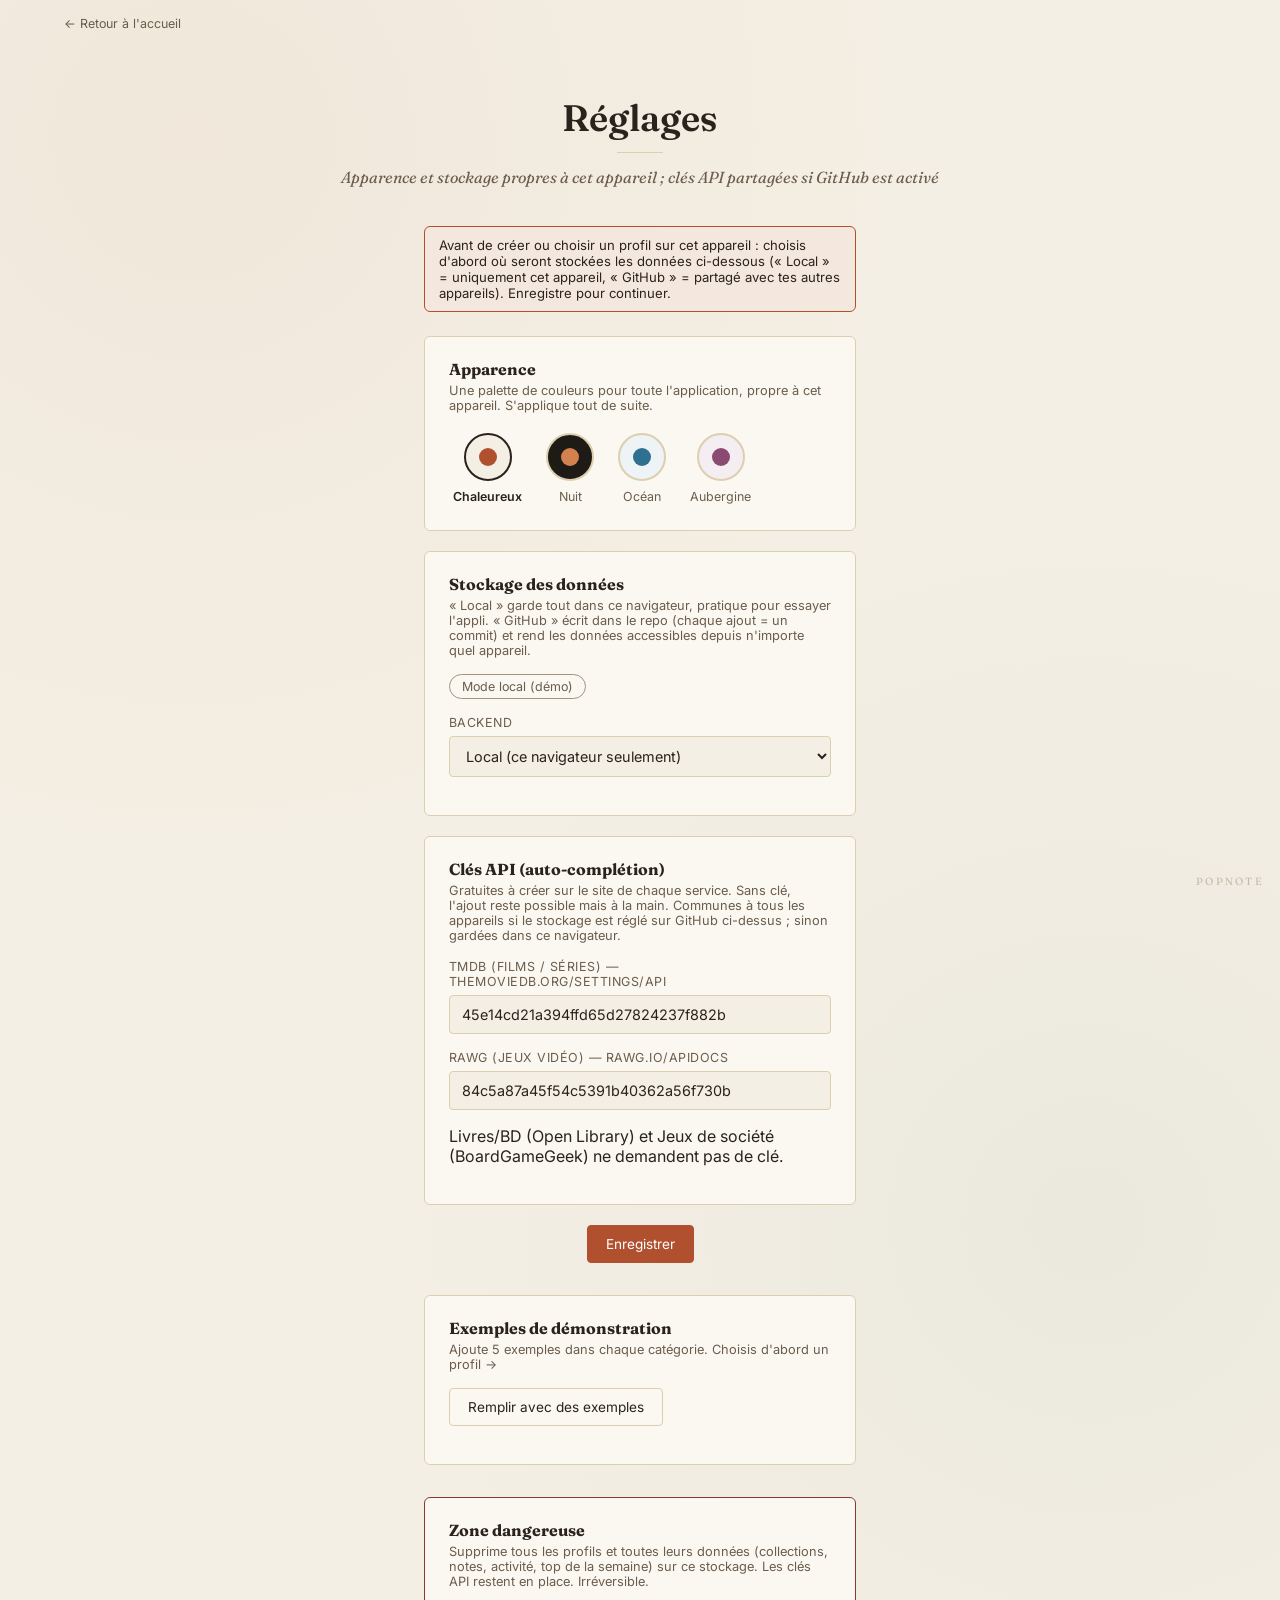
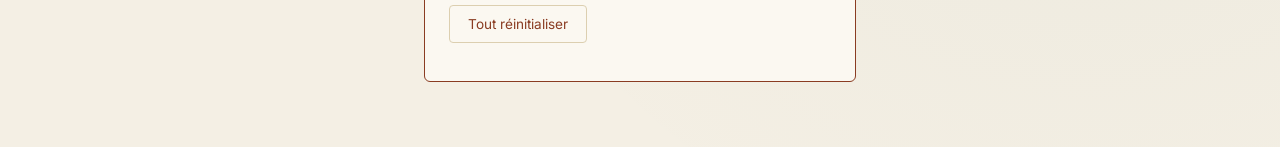
<file: index.html>
<!DOCTYPE html>
<html lang="fr">
<head>
<meta charset="UTF-8">
<script>(function(){try{var c=JSON.parse(localStorage.getItem("bibliotheque.config"));var t=c&&c.theme;if(t)document.documentElement.setAttribute("data-theme",t);}catch(e){}})();</script>
<meta name="viewport" content="width=device-width, initial-scale=1.0">
<title>PopNote</title>
<link rel="manifest" href="manifest.json">
<link rel="icon" href="icons/icon.svg" type="image/svg+xml">
<link rel="apple-touch-icon" href="icons/icon-180.png">
<meta name="apple-mobile-web-app-capable" content="yes">
<meta name="apple-mobile-web-app-title" content="PopNote">
<meta name="theme-color" content="#f4efe4">
<link rel="stylesheet" href="css/site.css">
</head>
<body class="screen">

<header class="screen-header">
  <div class="monogram">P</div>
  <h1 id="appTitle"></h1>
  <div class="rule"></div>
  <p>Qui utilise l'appli ?</p>
</header>

<main class="screen-main">
  <div class="dup-notice" id="profilesError" style="display:none;">
    <span></span>
    <a class="btn" href="reglages.html">Réglages</a>
  </div>
  <div class="profile-grid" id="profileGrid"></div>
</main>

<footer class="screen-footer">PopNote</footer>

<!-- Modale : création de profil, en deux étapes (identité, puis code PIN) -->
<div class="modal-backdrop" id="newProfileBackdrop">
  <div class="modal">
    <button class="modal-close" id="newProfileClose">&times;</button>

    <form id="newProfileForm">
      <h2>Nouveau profil</h2>
      <div class="field">
        <label for="pName">Prénom</label>
        <input type="text" id="pName" required maxlength="24" placeholder="Ex. Thibaud">
      </div>
      <div class="field">
        <label>Avatar</label>
        <div class="avatar-picker" id="pIconPicker"></div>
      </div>
      <div class="field">
        <label>Couleur</label>
        <div class="search-results" id="pColorPicker"></div>
      </div>
      <div class="modal-actions">
        <span></span>
        <div class="right">
          <button type="button" class="btn" id="newProfileCancel">Annuler</button>
          <button type="submit" class="btn btn-primary">Suivant</button>
        </div>
      </div>
    </form>

    <div id="profilePinStep" class="pin-modal" style="display:none;">
      <div class="pin-avatar" id="newPinAvatar"></div>
      <h2 id="newPinTitle">Choisis un code PIN</h2>
      <p class="pin-sub" id="newPinSub">Il sera redemandé pour ouvrir ce profil sur un nouvel appareil.</p>
      <div class="pin-dots" id="newPinDots">
        <span></span><span></span><span></span><span></span>
      </div>
      <p class="pin-error" id="newPinError">&nbsp;</p>
      <div class="pin-keypad" id="newPinKeypad"></div>
      <button type="button" class="btn" id="profileBackBtn" style="margin-top:18px;">&larr; Retour</button>
    </div>
  </div>
</div>

<!-- Modale : déverrouillage d'un profil (code PIN) -->
<div class="modal-backdrop" id="pinBackdrop">
  <div class="modal pin-modal">
    <button class="modal-close" id="pinModalClose">&times;</button>
    <div class="pin-avatar" id="pinAvatar"></div>
    <h2 id="pinProfileName"></h2>
    <p class="pin-sub">Entre le code PIN de ce profil</p>
    <div class="pin-dots" id="pinDots">
      <span></span><span></span><span></span><span></span>
    </div>
    <p class="pin-error" id="pinError">&nbsp;</p>
    <div class="pin-keypad" id="pinKeypad"></div>
  </div>
</div>

<script src="js/utils.js?v=1"></script>
<script src="js/store.js?v=1"></script>
<script src="js/profiles.js?v=1"></script>
<script src="js/categories-config.js?v=1"></script>
<script src="js/popculture-avatars.js?v=1"></script>
<script src="js/api-adapters.js?v=1"></script>
<script src="js/page-profils.js?v=1"></script>
</body>
</html>
</file>
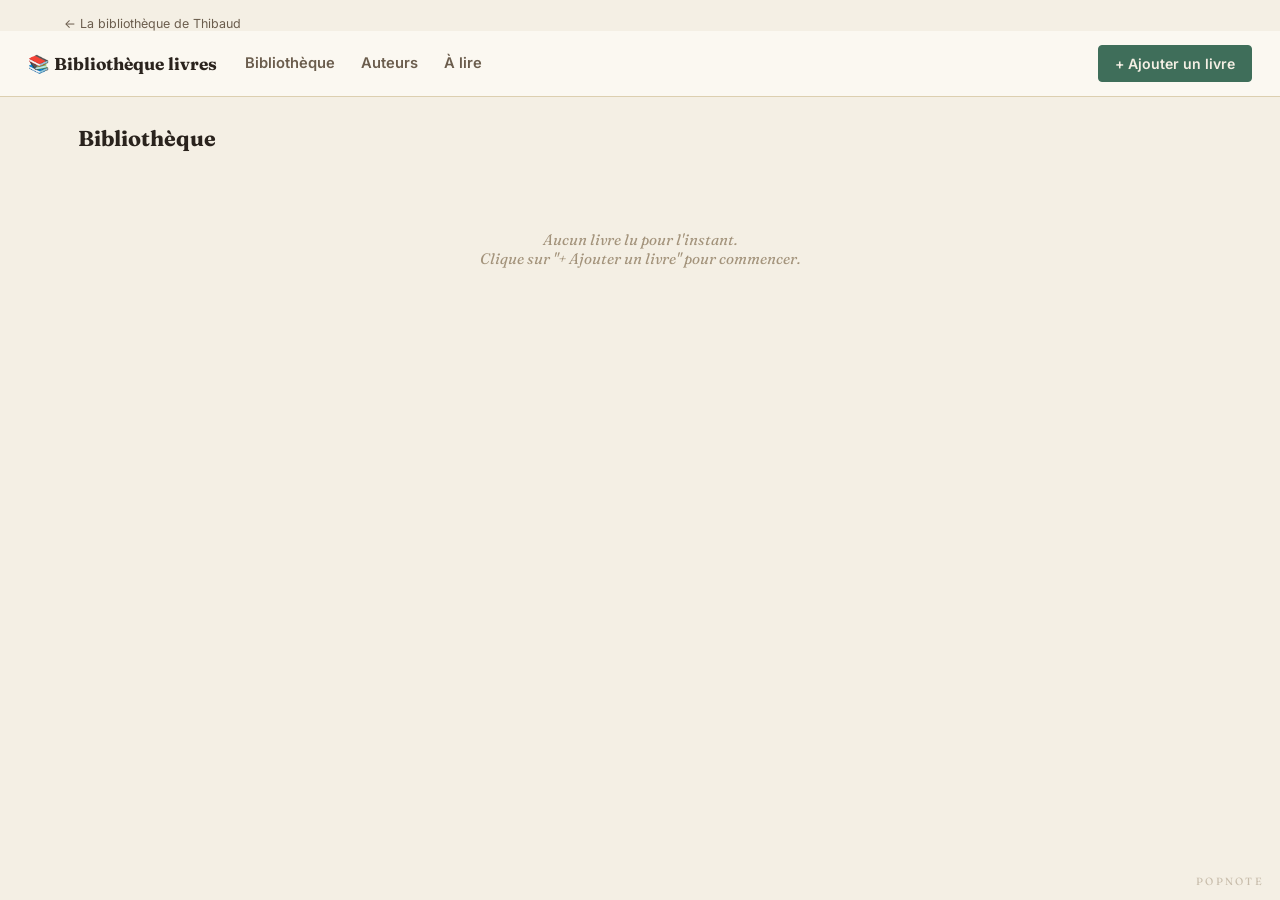
<file: livres/index.html>
<!doctype html>
<html lang="fr">
<head>
<meta charset="UTF-8" />
<script>(function(){try{var c=JSON.parse(localStorage.getItem("bibliotheque.config"));var t=c&&c.theme;if(t)document.documentElement.setAttribute("data-theme",t);}catch(e){}})();</script>
<meta name="viewport" content="width=device-width, initial-scale=1.0" />
<title>Bibliothèque livres — La bibliothèque de Thibaud</title>
<link rel="stylesheet" href="../css/site.css" />
<link rel="stylesheet" href="style.css" />
</head>
<body>

<div class="crumb"><a class="home-link" href="../index.html">← La bibliothèque de Thibaud</a></div>
<header class="topbar">
  <div class="brand" data-nav="home">📚 Bibliothèque livres</div>
  <nav class="nav">
    <a href="#home" data-nav="home">Bibliothèque</a>
    <a href="#authors" data-nav="authors">Auteurs</a>
    <a href="#alire" data-nav="alire">À lire</a>
  </nav>
  <button class="btn btn-primary" id="addBookBtn">+ Ajouter un livre</button>
</header>

<main id="app"></main>

<!-- Book detail lightbox (read-only, visual) -->
<div class="book-lightbox" id="bookLightbox">
  <button class="bl-close" id="bookLightboxClose" aria-label="Fermer">&times;</button>
  <div class="book-lightbox-inner">
    <div class="book-lightbox-cover" id="blCoverWrap"></div>
    <div class="book-lightbox-info">
      <h2 id="blTitle"></h2>
      <p class="bl-author" id="blAuthor"></p>
      <div class="bl-meta">
        <span class="bl-stars" id="blStars"></span>
        <span class="bl-year" id="blYear"></span>
      </div>
      <p class="bl-date" id="blDateRead"></p>
      <div class="bl-section" id="blSummarySection">
        <h3>Résumé</h3>
        <p class="bl-text" id="blSummary"></p>
      </div>
      <div class="bl-section" id="blNotesSection">
        <h3>Mon avis</h3>
        <p class="bl-text" id="blNotes"></p>
      </div>
      <button type="button" class="bl-edit-btn" id="blEditBtn">Éditer ce livre</button>
    </div>
  </div>
</div>

<!-- Modal for add/edit book -->
<div class="modal-backdrop" id="modalBackdrop">
  <div class="modal">
    <button class="modal-close" id="modalClose">&times;</button>
    <h2 id="modalTitle">Ajouter un livre</h2>
    <form id="bookForm">
      <input type="hidden" id="bookId" />

      <div class="field-row">
        <div class="field">
          <label>Titre</label>
          <input type="text" id="fTitle" required />
        </div>
        <div class="field">
          <label>Auteur</label>
          <input type="text" id="fAuthor" required />
        </div>
      </div>

      <div class="field">
        <label>Couverture</label>
        <div class="field-with-btn">
          <input type="url" id="fCover" placeholder="Remplie auto depuis Open Library, ou colle une URL" />
          <button type="button" class="btn" id="fCoverSearchBtn">🔍</button>
        </div>
        <div class="cover-preview" id="fCoverPreview"></div>
        <input type="hidden" id="fYear" />
      </div>

      <div class="field">
        <label>Statut</label>
        <div class="segmented">
          <button type="button" class="seg-btn active" data-status="read">Lu</button>
          <button type="button" class="seg-btn" data-status="wishlist">À lire</button>
        </div>
        <input type="hidden" id="fStatus" value="read" />
      </div>

      <div id="readFields">
        <div class="field-row">
          <div class="field">
            <label>Note</label>
            <div class="stars-input" id="fRatingStars"></div>
            <input type="hidden" id="fRating" value="0" />
          </div>
          <div class="field">
            <label>Lu le</label>
            <input type="date" id="fDateRead" />
          </div>
        </div>

        <div class="field">
          <label>Résumé de l'histoire</label>
          <textarea id="fSummary" rows="3" placeholder="Résumé sans spoiler, pour te rafraîchir la mémoire..."></textarea>
        </div>

        <div class="field">
          <label>Notes personnelles</label>
          <textarea id="fNotes" rows="4" placeholder="Ton ressenti, tes réflexions, ce qui t'a marqué..."></textarea>
        </div>
      </div>

      <div class="modal-actions">
        <button type="button" class="btn btn-danger" id="deleteBookBtn" style="display:none;">Supprimer</button>
        <div class="spacer"></div>
        <button type="button" class="btn" id="cancelBtn">Annuler</button>
        <button type="submit" class="btn btn-primary">Enregistrer</button>
      </div>
    </form>
  </div>
</div>

<!-- Modal for author bio edit -->
<div class="modal-backdrop" id="authorModalBackdrop">
  <div class="modal">
    <button class="modal-close" id="authorModalClose">&times;</button>
    <h2>Éditer l'auteur</h2>
    <form id="authorForm">
      <input type="hidden" id="aName" />
      <div class="field">
        <label>Photo</label>
        <div class="field-with-btn">
          <input type="url" id="aPhoto" placeholder="Remplie auto depuis Open Library, ou colle une URL" />
          <button type="button" class="btn" id="aPhotoSearchBtn" title="Rechercher photo + bio sur Open Library">🔍</button>
        </div>
        <div class="cover-preview round" id="aPhotoPreview"></div>
      </div>
      <div class="field">
        <label>Présentation de l'auteur</label>
        <textarea id="aBio" rows="6" placeholder="Quelques mots sur l'auteur, sa biographie, son style..."></textarea>
      </div>
      <div class="modal-actions">
        <div class="spacer"></div>
        <button type="button" class="btn" id="authorCancelBtn">Annuler</button>
        <button type="submit" class="btn btn-primary">Enregistrer</button>
      </div>
    </form>
  </div>
</div>

<script src="app.js?v=5"></script>
<script src="../js/app-brand.js?v=1"></script>
</body>
</html>
</file>
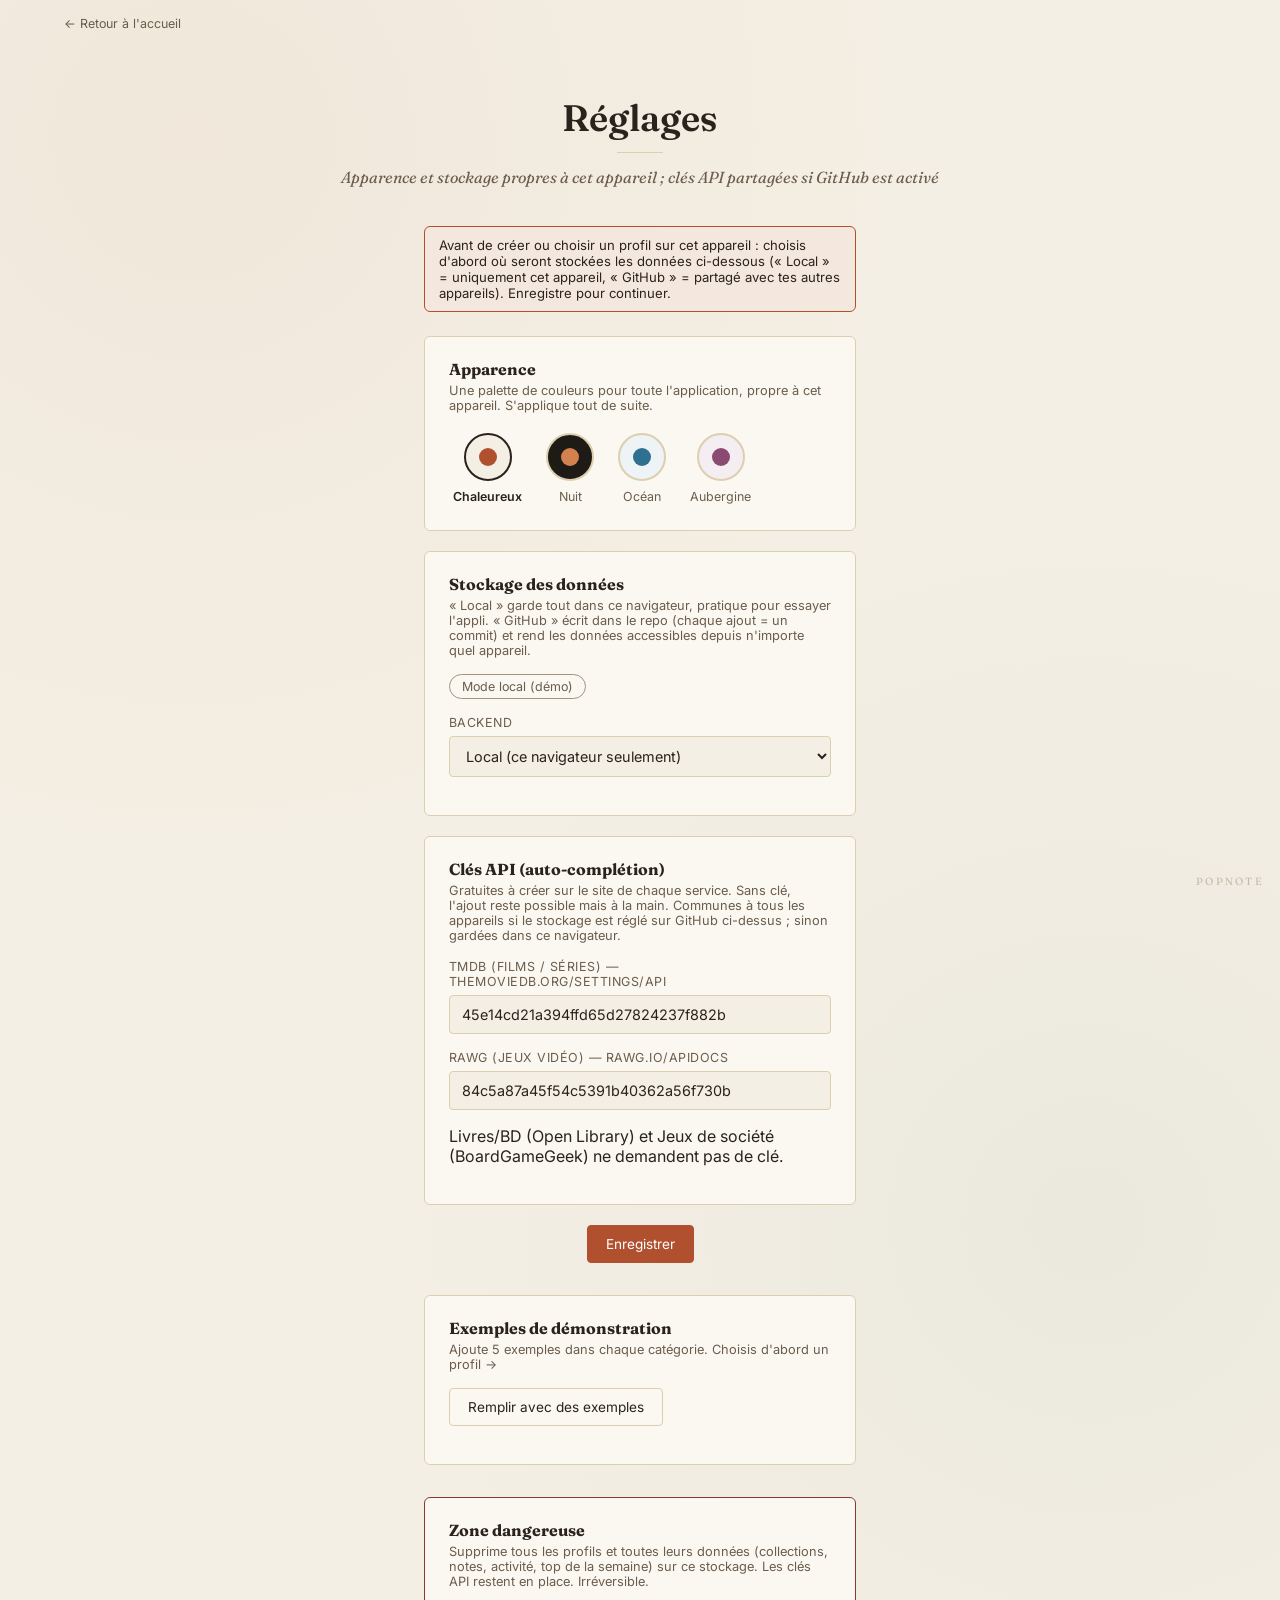
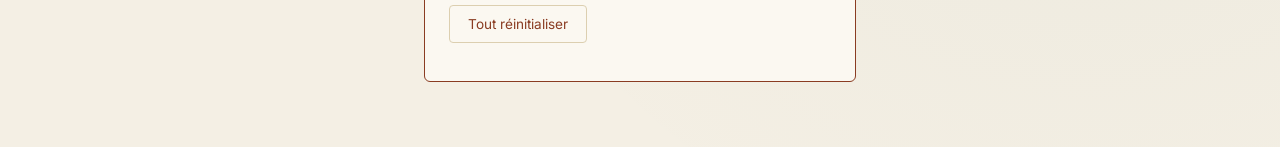
<file: collection.html>
<!DOCTYPE html>
<html lang="fr">
<head>
<meta charset="UTF-8">
<script>(function(){try{var c=JSON.parse(localStorage.getItem("bibliotheque.config"));var t=c&&c.theme;if(t)document.documentElement.setAttribute("data-theme",t);}catch(e){}})();</script>
<meta name="viewport" content="width=device-width, initial-scale=1.0">
<title id="pageTitle">Collection</title>
<link rel="manifest" href="manifest.json">
<link rel="icon" href="icons/icon.svg" type="image/svg+xml">
<link rel="apple-touch-icon" href="icons/icon-180.png">
<meta name="apple-mobile-web-app-capable" content="yes">
<meta name="apple-mobile-web-app-title" content="PopNote">
<meta name="theme-color" content="#f4efe4">
<link rel="stylesheet" href="css/site.css">
</head>
<body>

<div class="crumb">
  <a class="home-link" href="hub.html">&larr; Retour à l'accueil</a>
  <span class="profile-pill" id="profilePill"></span>
</div>

<main class="screen-main" style="max-width:1000px;">
  <div class="cat-title-row">
    <h1 class="section-title" id="catTitle"></h1>
    <div class="search-box">
      <svg class="search-box-icon" viewBox="0 0 24 24" fill="none" xmlns="http://www.w3.org/2000/svg"><circle cx="11" cy="11" r="7" stroke="currentColor" stroke-width="2"/><path d="M20 20l-4.3-4.3" stroke="currentColor" stroke-width="2" stroke-linecap="round"/></svg>
      <input type="text" id="searchBox" class="search-input" placeholder="Rechercher…">
    </div>
    <button class="btn btn-primary" id="addBtn">+ Ajouter</button>
  </div>
  <div class="stat-cards" id="catStats"></div>
  <div class="cat-sort" id="catSort">
    <button type="button" class="cat-sort-btn active" data-sort="recent">Récent</button>
    <button type="button" class="cat-sort-btn" data-sort="alpha">Alphabétique</button>
    <button type="button" class="cat-sort-btn" data-sort="note">Mieux noté</button>
  </div>
  <button type="button" class="cover-backfill-link" id="coverBackfillBtn" style="display:none;"></button>

  <div id="content"><p class="empty-state">Chargement…</p></div>
</main>

<!-- Fiche détail : carte cinématique — visuel plein cadre à gauche avec titre
     en incrustation, infos à droite (reprend la proposition envoyée en preview) -->
<div class="fiche-overlay" id="ficheOverlay">
  <div class="fiche-panel">
    <div class="fiche-top-actions">
      <button type="button" class="fiche-icon-btn" id="ficheCoeurBtn" aria-label="Coup de cœur" title="Coup de cœur"></button>
      <button type="button" class="fiche-icon-btn" id="ficheEditBtn" aria-label="Éditer" title="Éditer"></button>
      <button type="button" class="fiche-icon-btn" id="ficheClose" aria-label="Fermer">&times;</button>
    </div>
    <div class="fiche-cover-wrap">
      <div class="fiche-cover" id="ficheCover"></div>
      <div class="fiche-cover-overlay">
        <h1 id="ficheTitre"></h1>
        <p class="sub" id="ficheSub"></p>
      </div>
    </div>
    <div class="fiche-panel-body">
      <div id="ficheNote"></div>
      <p class="fiche-date" id="ficheDate"></p>
      <p class="fiche-avis" id="ficheAvis"></p>
      <div class="fiche-visuels" id="ficheVisuels"></div>
      <div id="ficheFields"></div>
    </div>
    <p class="fiche-brand">PopNote</p>
  </div>
</div>

<!-- Modale ajout / édition -->
<div class="modal-backdrop" id="itemBackdrop">
  <div class="modal" style="max-width:560px;">
    <button class="modal-close" id="itemModalClose">&times;</button>
    <h2 id="itemModalTitle">Ajouter</h2>
    <form id="itemForm">
      <input type="hidden" id="fCatalogueId">
      <input type="hidden" id="fExternalId">

      <div class="field" style="position:relative;">
        <label id="fTitleLabel">Titre</label>
        <input type="text" id="fTitle" required autocomplete="off">
        <div class="search-dropdown" id="searchDropdown"></div>
        <p class="hint">Tape au moins 2 lettres : les résultats les plus probables apparaissent juste en dessous.</p>
      </div>

      <div class="dup-notice" id="dupNotice">
        <span id="dupNoticeText"></span>
        <button type="button" class="btn" id="dupNoticeViewBtn">Voir la fiche</button>
      </div>

      <div class="field">
        <label>Visuel</label>
        <div class="cover-preview-wrap">
          <div class="cover-preview" id="fImagePreview"></div>
          <button type="button" class="heart-toggle" id="fCoeurBtn" aria-label="Coup de cœur" title="Coup de cœur"></button>
          <input type="hidden" id="fCoeur" value="0">
        </div>
        <input type="text" id="fImage" placeholder="URL de l'image (ou choisis un résultat ci-dessus)">
      </div>

      <div class="field">
        <label for="fAnnee">Année</label>
        <input type="text" id="fAnnee" placeholder="ex. 2024">
      </div>

      <div id="catalogueExtraFields"></div>

      <hr style="border:none;border-top:1px solid var(--line);margin:20px 0;">

      <div id="profilFields"></div>

      <div class="modal-actions">
        <button type="button" class="btn btn-danger" id="deleteItemBtn" style="display:none;">Supprimer</button>
        <div class="right">
          <button type="button" class="btn" id="itemCancelBtn">Annuler</button>
          <button type="submit" class="btn btn-primary">Enregistrer</button>
        </div>
      </div>
    </form>
  </div>
</div>

<script src="js/utils.js?v=1"></script>
<script src="js/store.js?v=1"></script>
<script src="js/profiles.js?v=1"></script>
<script src="js/categories-config.js?v=1"></script>
<script src="js/category-icons.js?v=1"></script>
<script src="js/popculture-avatars.js?v=1"></script>
<script src="js/api-adapters.js?v=1"></script>
<script src="js/page-collection.js?v=1"></script>
<script src="js/app-brand.js?v=1"></script>
</body>
</html>
</file>
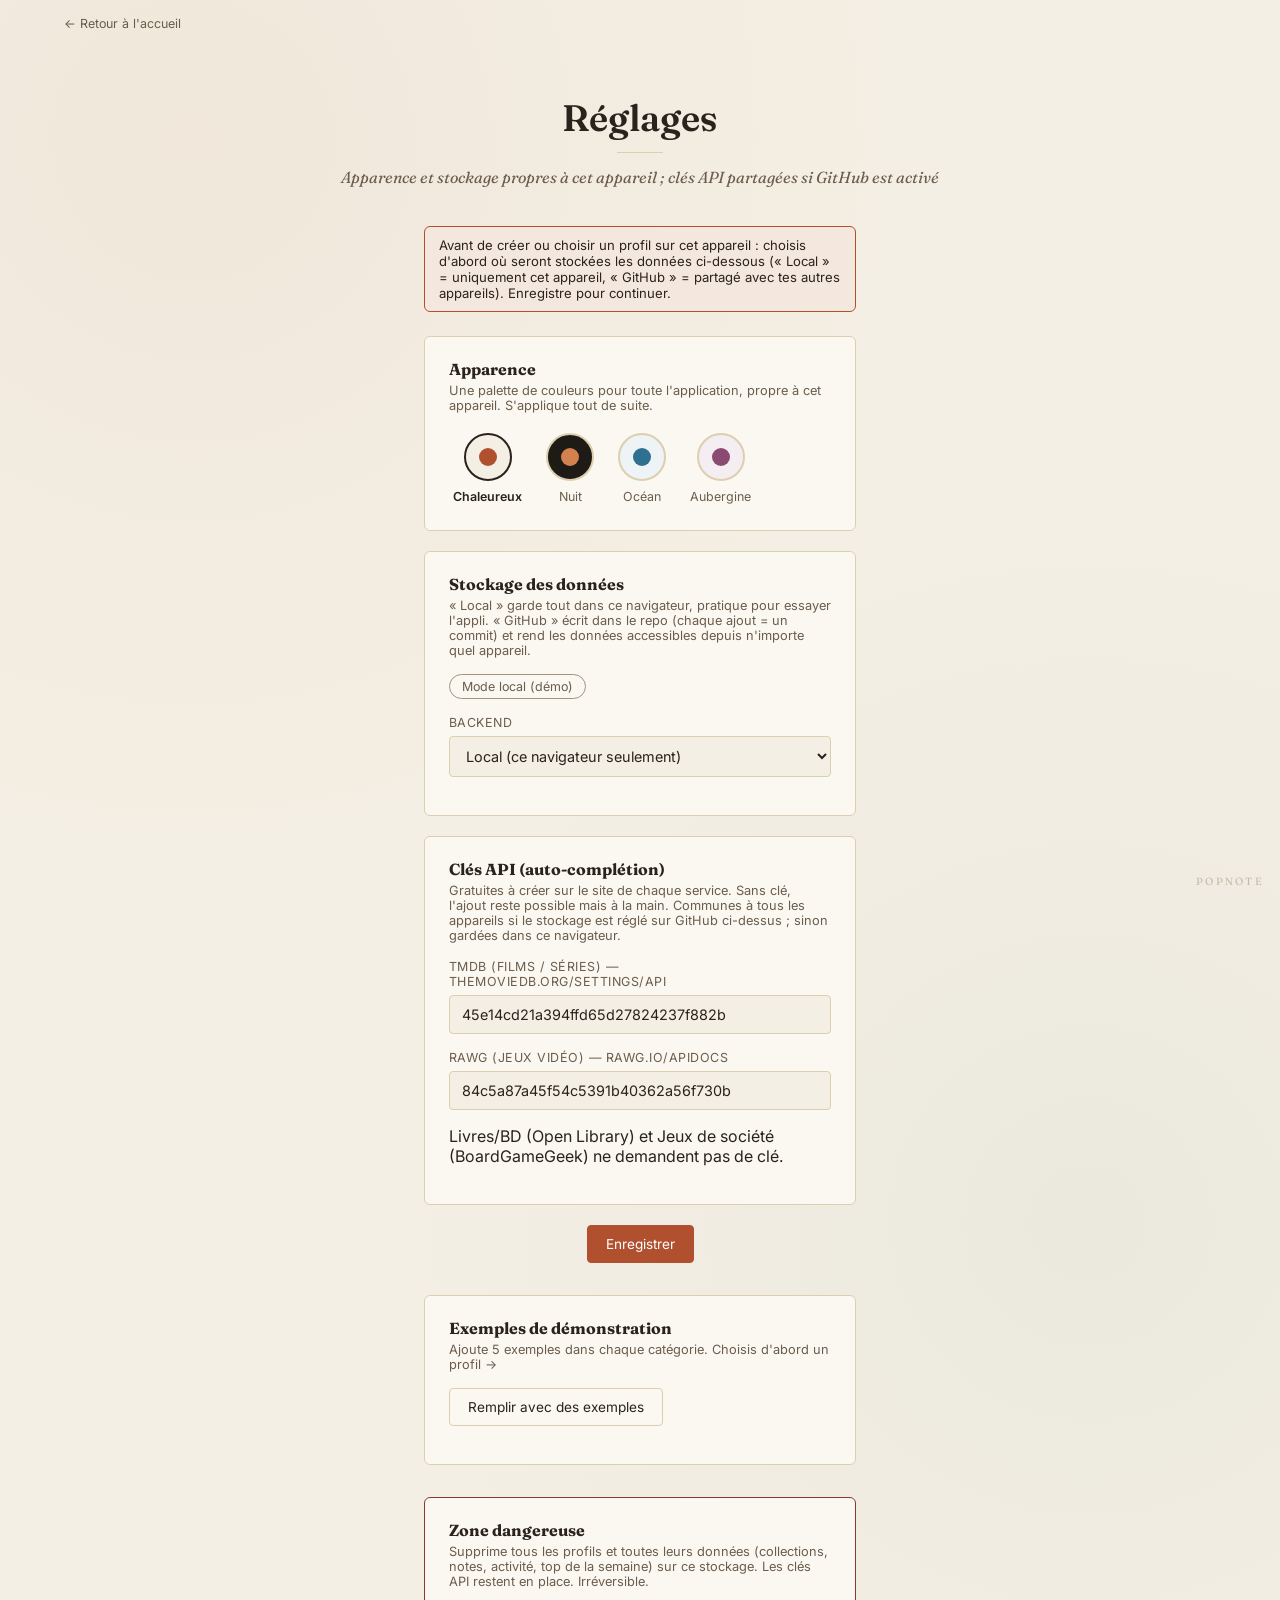
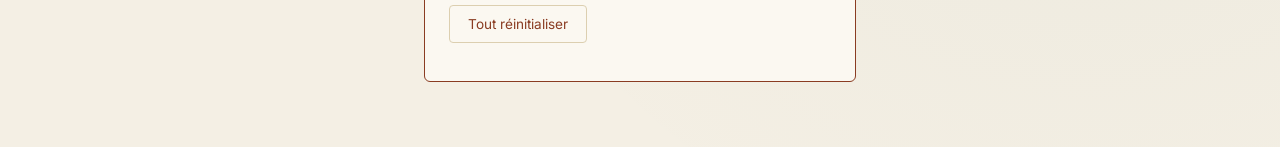
<file: favoris.html>
<!DOCTYPE html>
<html lang="fr">
<head>
<meta charset="UTF-8">
<script>(function(){try{var c=JSON.parse(localStorage.getItem("bibliotheque.config"));var t=c&&c.theme;if(t)document.documentElement.setAttribute("data-theme",t);}catch(e){}})();</script>
<meta name="viewport" content="width=device-width, initial-scale=1.0">
<title>Coup de cœur — PopNote</title>
<link rel="manifest" href="manifest.json">
<link rel="icon" href="icons/icon.svg" type="image/svg+xml">
<link rel="apple-touch-icon" href="icons/icon-180.png">
<meta name="apple-mobile-web-app-capable" content="yes">
<meta name="apple-mobile-web-app-title" content="PopNote">
<meta name="theme-color" content="#f4efe4">
<link rel="stylesheet" href="css/site.css">
</head>
<body>

<div class="crumb">
  <a class="home-link" href="hub.html">&larr; Retour à l'accueil</a>
  <span class="profile-pill" id="profilePill"></span>
</div>

<main class="screen-main" style="max-width:1000px;">
  <h1 class="section-title" id="catTitle"></h1>
  <p class="section-sub">Toutes les œuvres marquées coup de cœur, toutes catégories confondues.</p>

  <div id="content"><p class="empty-state">Chargement…</p></div>
</main>

<script src="js/utils.js?v=1"></script>
<script src="js/store.js?v=1"></script>
<script src="js/profiles.js?v=1"></script>
<script src="js/categories-config.js?v=1"></script>
<script src="js/category-icons.js?v=1"></script>
<script src="js/popculture-avatars.js?v=1"></script>
<script src="js/page-favoris.js?v=1"></script>
<script src="js/app-brand.js?v=1"></script>
</body>
</html>
</file>
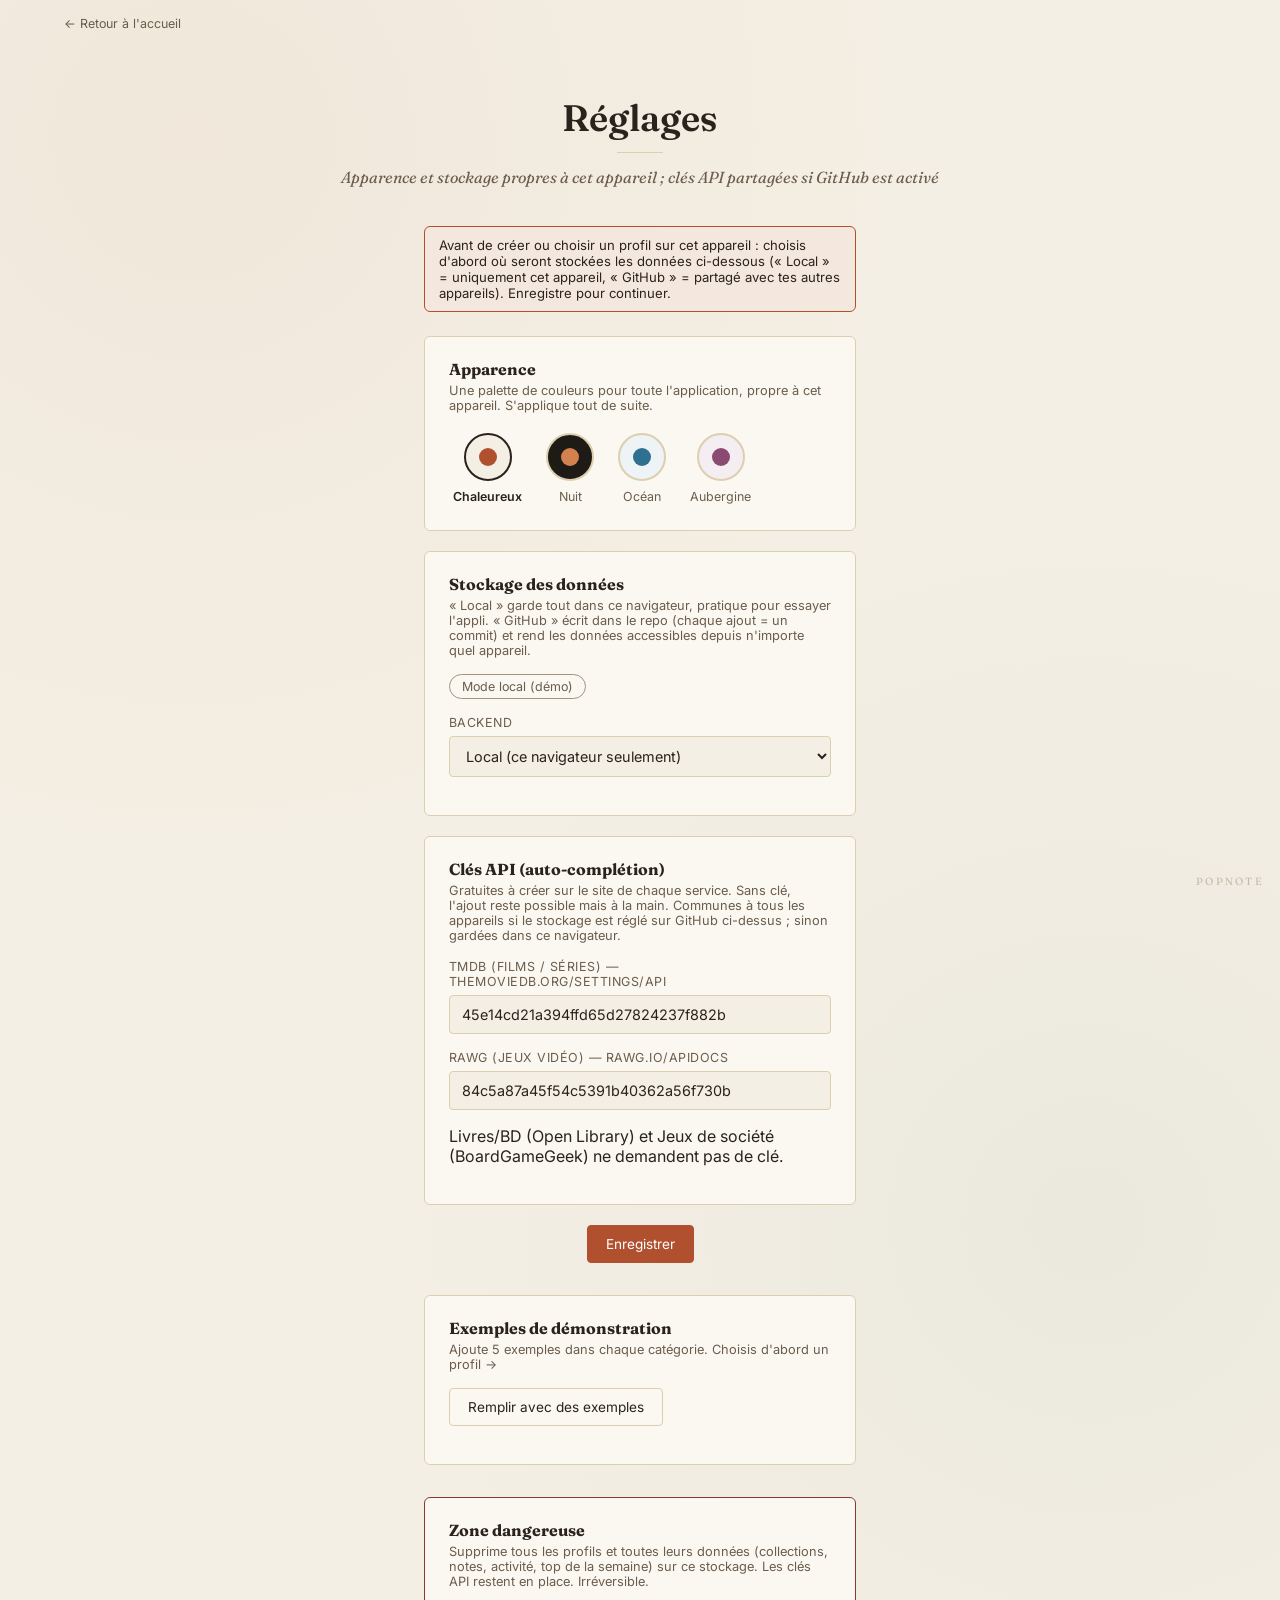
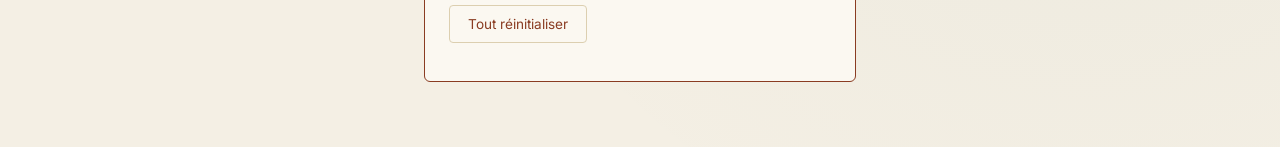
<file: hub.html>
<!DOCTYPE html>
<html lang="fr">
<head>
<meta charset="UTF-8">
<script>(function(){try{var c=JSON.parse(localStorage.getItem("bibliotheque.config"));var t=c&&c.theme;if(t)document.documentElement.setAttribute("data-theme",t);}catch(e){}})();</script>
<meta name="viewport" content="width=device-width, initial-scale=1.0">
<title>PopNote — Accueil</title>
<link rel="manifest" href="manifest.json">
<link rel="icon" href="icons/icon.svg" type="image/svg+xml">
<link rel="apple-touch-icon" href="icons/icon-180.png">
<meta name="apple-mobile-web-app-capable" content="yes">
<meta name="apple-mobile-web-app-title" content="PopNote">
<meta name="theme-color" content="#f4efe4">
<link rel="stylesheet" href="css/site.css">
</head>
<body class="screen">

<div class="crumb">
  <a class="home-link" id="switchProfileLink" href="index.html">&larr; Changer de profil</a>
  <div class="crumb-right">
    <a class="profile-pill" href="personnalisation.html" id="profilePill"></a>
    <button type="button" class="crumb-link" id="findFriendsBtn">Trouver des amis<span class="new-friend-badge" id="newFriendBadge" style="display:none;">+</span></button>
    <a class="crumb-link" href="reglages.html">Réglages</a>
  </div>
</div>

<header class="screen-header hub-profile-header">
  <div class="dash-strip">
    <div class="dash-avatar" id="hubProfileAvatar"></div>
    <div class="dash-strip-text">
      <h1 id="hubTitle">PopNote</h1>
      <p class="follower-line" id="followerLine"></p>
    </div>
    <div class="dash-chips">
      <a class="dash-chip dash-chip-link" href="favoris.html"><span class="chip-icon" id="chipCoeurIcon" style="color:#c23b3b;"></span>Coup de cœur</a>
      <a class="dash-chip dash-chip-link" href="kiosque.html"><span class="chip-icon" id="chipKiosqueIcon" style="color:#7a6a3f;"></span>Kiosque</a>
      <div id="dashChips" class="dash-chips-dynamic"></div>
    </div>
    <button type="button" class="dash-add-btn" id="hubAddBtn"><span class="dash-add-plus">+</span> Ajouter</button>
  </div>
</header>

<main class="screen-main" style="max-width:1120px;">
  <div class="dash-row">
    <section class="hub-top-semaine">
      <div class="ts-nav-row" id="tsNavRow"></div>

      <div class="ts-slide active" data-slide="0">
        <div class="top-semaine-head">
          <h2 class="hub-section-title">
            <span class="top-semaine-cat-icon" id="topSemaineCatIcon"></span>
            <span id="topSemaineTitle"></span>
          </h2>
          <p class="top-timer" id="topTimer"></p>
        </div>
        <div id="topWinnerBanner"></div>
        <button type="button" class="propose-slim-btn" id="proposeBtn">+ Proposer le tien</button>
      </div>

      <div class="ts-slide" data-slide="1">
        <div class="top-semaine-head">
          <h2 class="hub-section-title"><span id="friendAvisTitle"></span></h2>
        </div>
        <div id="friendAvisCard"></div>
      </div>

      <div class="ts-slide" data-slide="2">
        <div class="top-semaine-head">
          <h2 class="hub-section-title"><span id="friendCoeurTitle"></span></h2>
        </div>
        <div id="friendCoeurCard"></div>
      </div>
    </section>

    <div class="dash-bento" id="hubGrid"></div>
  </div>

  <section class="hub-activite">
    <h2 class="hub-section-title">Activité récente</h2>
    <div class="activite-list activite-scroll" id="activiteList"><p class="empty-state">Chargement…</p></div>
  </section>
</main>

<!-- Modale : trouver des amis à suivre -->
<div class="modal-backdrop" id="findFriendsBackdrop">
  <div class="modal" style="max-width:420px;">
    <button class="modal-close" id="findFriendsClose">&times;</button>
    <h2>Trouver des amis</h2>
    <div class="field">
      <label for="friendSearch">Nom du profil</label>
      <input type="text" id="friendSearch" autocomplete="off" placeholder="Tape un prénom...">
    </div>
    <div id="friendResults" class="friend-results"></div>
  </div>
</div>

<!-- Modale : ajouter une œuvre (choix de la catégorie) -->
<div class="modal-backdrop" id="addWorkBackdrop">
  <div class="modal" style="max-width:420px;">
    <button class="modal-close" id="addWorkClose">&times;</button>
    <h2>Ajouter une œuvre</h2>
    <div class="add-work-grid" id="addWorkGrid"></div>
  </div>
</div>

<!-- Modale : proposer le top de la semaine -->
<div class="modal-backdrop" id="proposeBackdrop">
  <div class="modal" style="max-width:460px;">
    <button class="modal-close" id="proposeModalClose">&times;</button>
    <h2>Proposer ton top de la semaine</h2>
    <div class="field">
      <label>Catégorie</label>
      <select id="propCat"></select>
    </div>
    <div class="field" style="position:relative;">
      <label for="propTitle">Titre</label>
      <input type="text" id="propTitle" placeholder="Titre..." autocomplete="off">
      <div class="propose-suggestions" id="propSuggestions"></div>
    </div>
    <div class="field propose-extra-field">
      <div class="cover-preview" id="propImagePreview"></div>
      <p class="hint">Si tu as déjà noté cet item dans ta collection, ton avis s'affichera automatiquement — pas besoin de le retaper.</p>
    </div>
    <input type="hidden" id="propImage">
    <input type="hidden" id="propAnnee">
    <input type="hidden" id="propExternalId">
    <div class="modal-actions">
      <span></span>
      <div class="right">
        <button type="button" class="btn" id="proposeCancelBtn">Annuler</button>
        <button type="button" class="btn btn-primary" id="proposeSubmitBtn">Proposer</button>
      </div>
    </div>
  </div>
</div>

<script src="js/utils.js?v=1"></script>
<script src="js/store.js?v=1"></script>
<script src="js/profiles.js?v=1"></script>
<script src="js/categories-config.js?v=1"></script>
<script src="js/category-icons.js?v=1"></script>
<script src="js/popculture-avatars.js?v=1"></script>
<script src="js/api-adapters.js?v=1"></script>
<script src="js/page-hub.js?v=1"></script>
<script src="js/app-brand.js?v=1"></script>
</body>
</html>
</file>
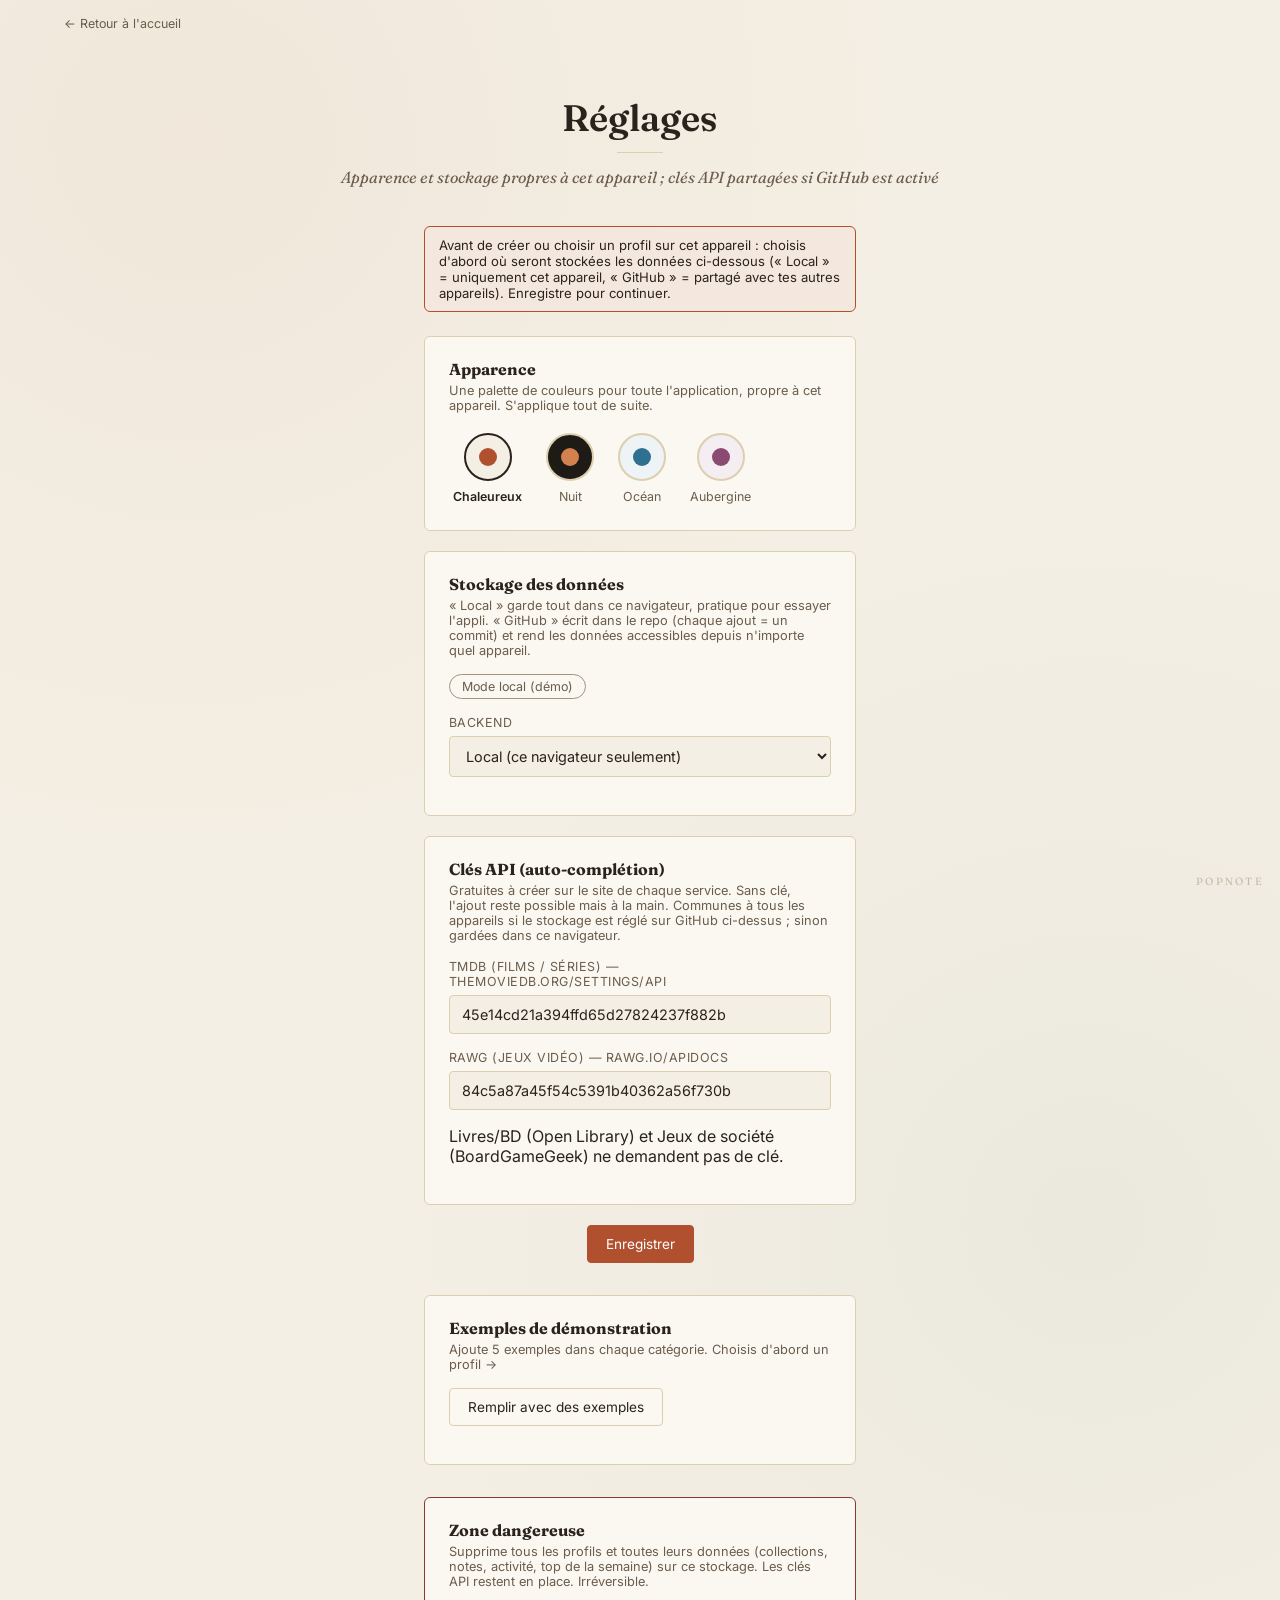
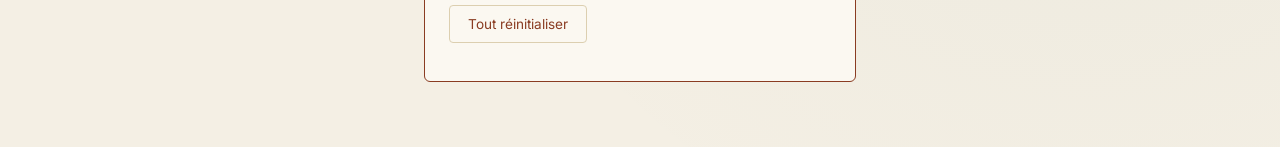
<file: kiosque.html>
<!DOCTYPE html>
<html lang="fr">
<head>
<meta charset="UTF-8">
<script>(function(){try{var c=JSON.parse(localStorage.getItem("bibliotheque.config"));var t=c&&c.theme;if(t)document.documentElement.setAttribute("data-theme",t);}catch(e){}})();</script>
<meta name="viewport" content="width=device-width, initial-scale=1.0">
<title>Kiosque — PopNote</title>
<link rel="manifest" href="manifest.json">
<link rel="icon" href="icons/icon.svg" type="image/svg+xml">
<link rel="apple-touch-icon" href="icons/icon-180.png">
<meta name="apple-mobile-web-app-capable" content="yes">
<meta name="apple-mobile-web-app-title" content="PopNote">
<meta name="theme-color" content="#f4efe4">
<link rel="stylesheet" href="css/site.css">
</head>
<body>

<div class="crumb">
  <a class="home-link" href="hub.html">&larr; Retour à l'accueil</a>
  <span class="profile-pill" id="profilePill"></span>
</div>

<main class="screen-main" style="max-width:760px;">
  <h1 class="section-title" id="catTitle"></h1>
  <p class="section-sub">Ce que tu as mis de côté depuis l'activité récente et le top de la semaine.</p>

  <div class="kiosk-filters" id="kioskFilters"></div>

  <div id="kioskList"><p class="empty-state">Chargement…</p></div>
</main>

<script src="js/utils.js?v=1"></script>
<script src="js/store.js?v=1"></script>
<script src="js/profiles.js?v=1"></script>
<script src="js/categories-config.js?v=1"></script>
<script src="js/category-icons.js?v=1"></script>
<script src="js/popculture-avatars.js?v=1"></script>
<script src="js/page-kiosque.js?v=1"></script>
<script src="js/app-brand.js?v=1"></script>
</body>
</html>
</file>
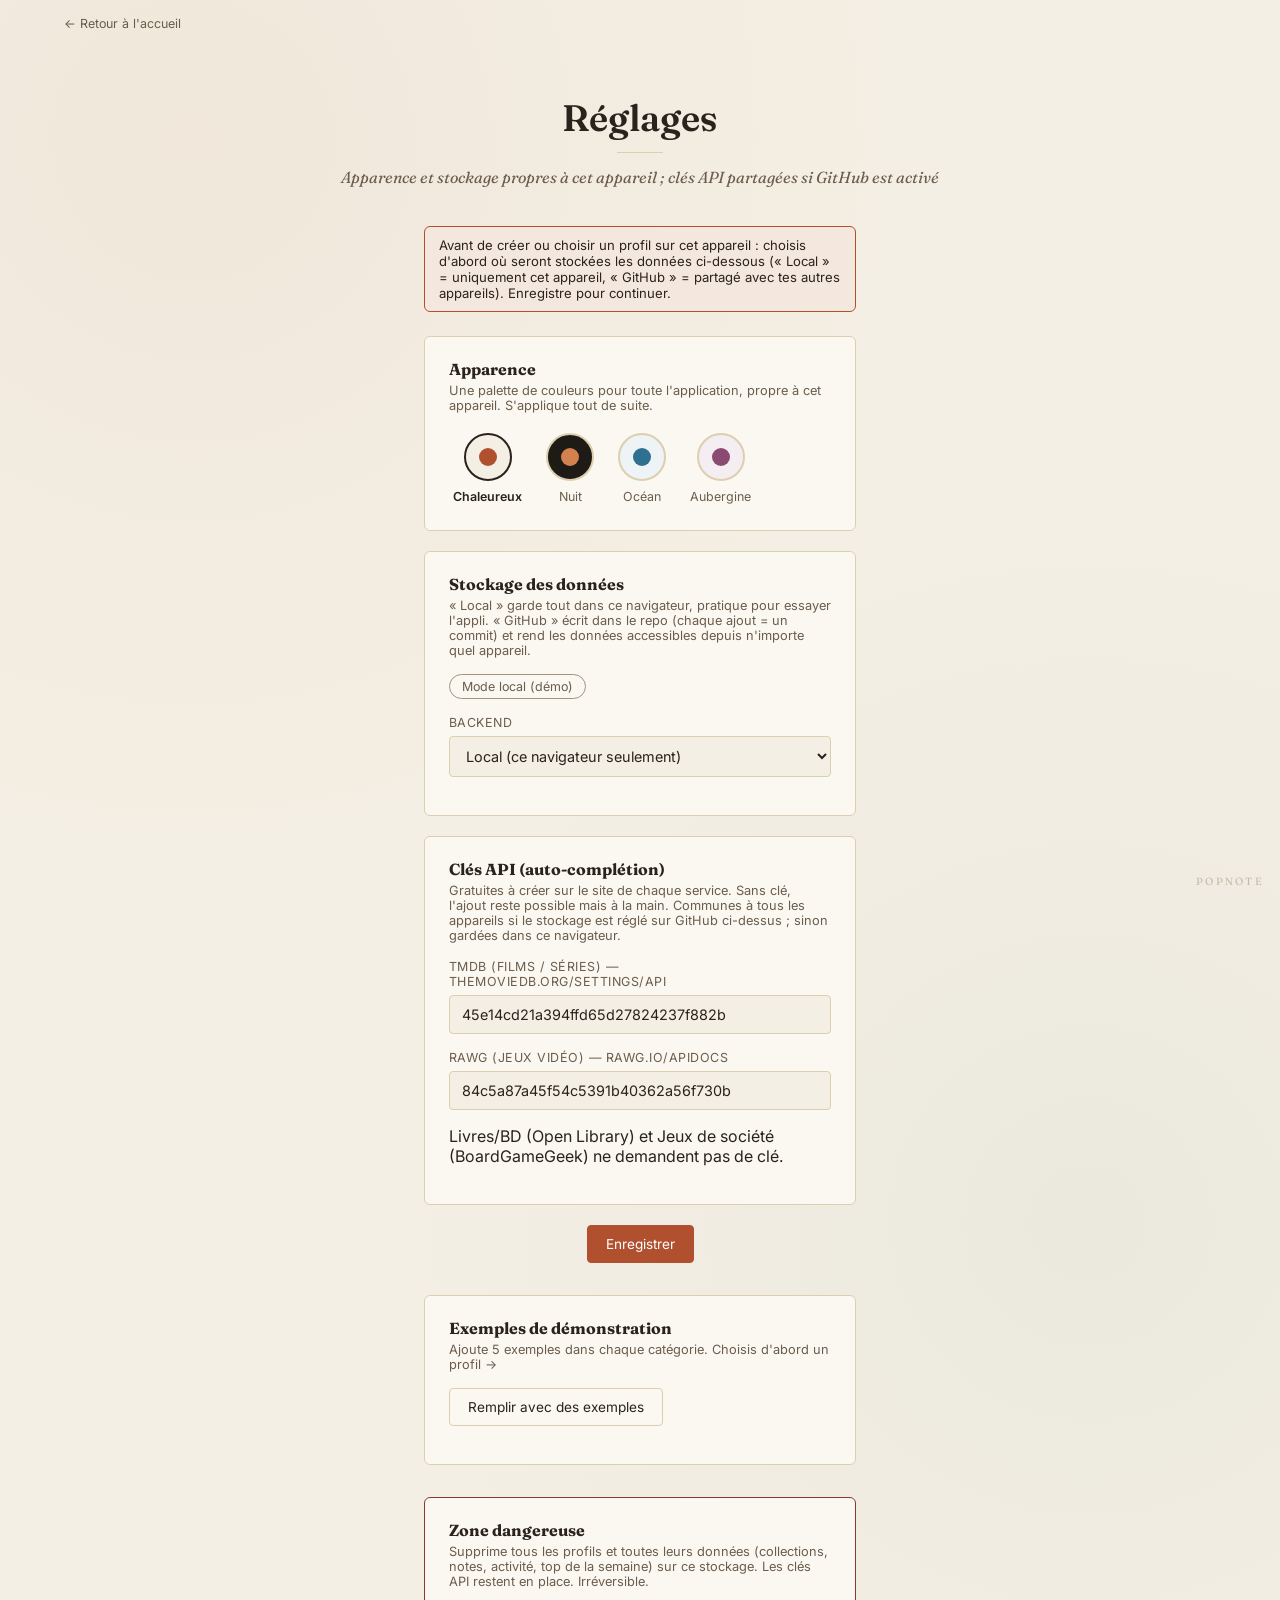
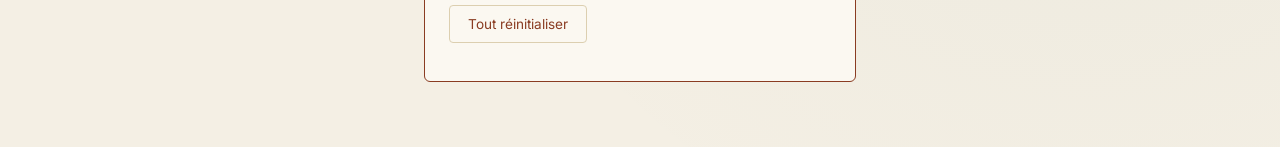
<file: personnalisation.html>
<!DOCTYPE html>
<html lang="fr">
<head>
<meta charset="UTF-8">
<script>(function(){try{var c=JSON.parse(localStorage.getItem("bibliotheque.config"));var t=c&&c.theme;if(t)document.documentElement.setAttribute("data-theme",t);}catch(e){}})();</script>
<meta name="viewport" content="width=device-width, initial-scale=1.0">
<title>Personnalisation</title>
<link rel="manifest" href="manifest.json">
<link rel="icon" href="icons/icon.svg" type="image/svg+xml">
<link rel="apple-touch-icon" href="icons/icon-180.png">
<meta name="apple-mobile-web-app-capable" content="yes">
<meta name="apple-mobile-web-app-title" content="PopNote">
<meta name="theme-color" content="#f4efe4">
<link rel="stylesheet" href="css/site.css">
</head>
<body class="screen">

<div class="crumb">
  <a class="home-link" href="hub.html">&larr; Retour à l'accueil</a>
</div>

<header class="screen-header">
  <h1 id="pTitle">Personnalisation</h1>
  <div class="rule"></div>
  <p id="pSub">Choisis les catégories qui t'intéressent</p>
</header>

<main class="screen-main" style="max-width:560px;">
  <div class="cat-toggle-list" id="catList"></div>

  <h2 class="hub-section-title" style="margin-top:36px;">Avatar</h2>
  <div class="avatar-picker" id="avatarPicker"></div>

  <div style="margin-top:24px; text-align:center;" id="saveCatsWrap">
    <button class="btn btn-primary" id="saveCatsBtn">Enregistrer</button>
  </div>
</main>

<script src="js/utils.js?v=1"></script>
<script src="js/store.js?v=1"></script>
<script src="js/profiles.js?v=1"></script>
<script src="js/categories-config.js?v=1"></script>
<script src="js/category-icons.js?v=1"></script>
<script src="js/popculture-avatars.js?v=1"></script>
<script src="js/api-adapters.js?v=1"></script>
<script src="js/page-personnalisation.js?v=1"></script>
<script src="js/app-brand.js?v=1"></script>
</body>
</html>
</file>
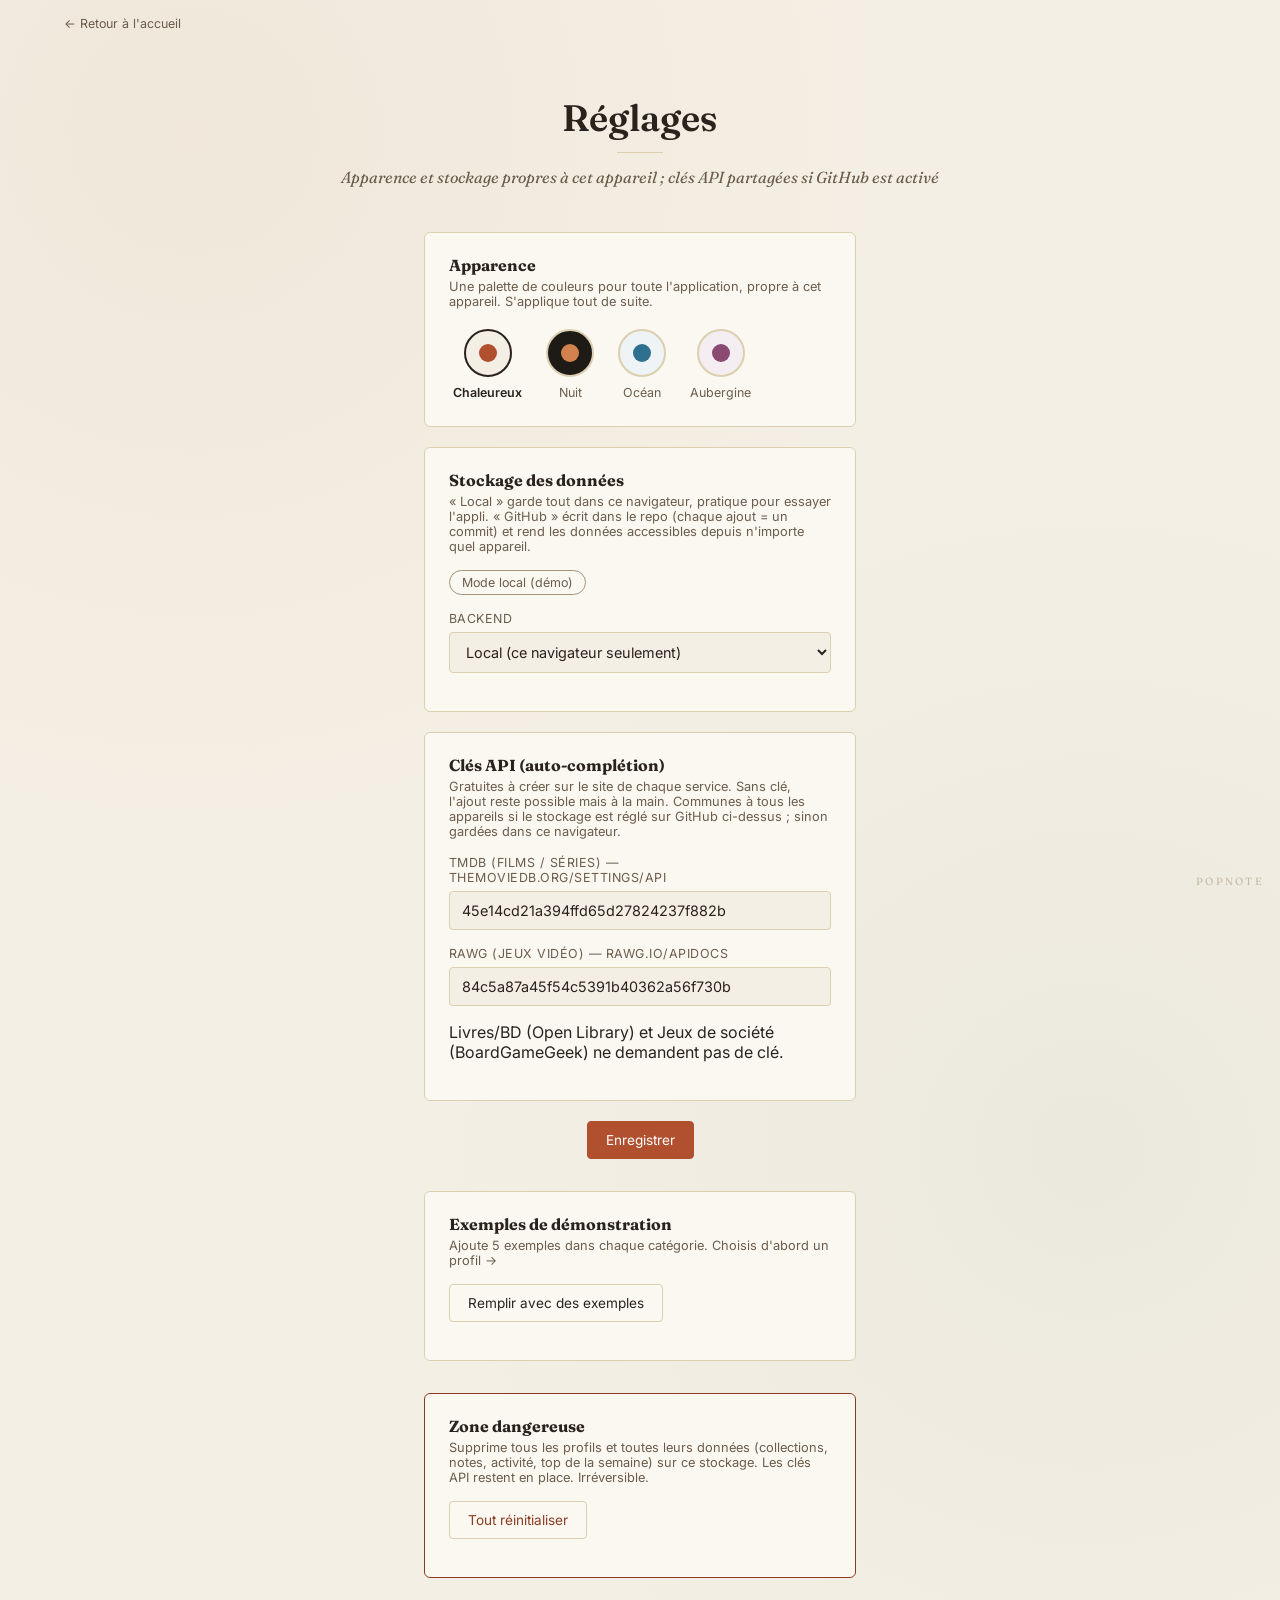
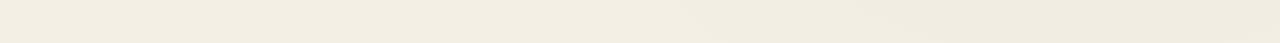
<file: reglages.html>
<!DOCTYPE html>
<html lang="fr">
<head>
<meta charset="UTF-8">
<script>(function(){try{var c=JSON.parse(localStorage.getItem("bibliotheque.config"));var t=c&&c.theme;if(t)document.documentElement.setAttribute("data-theme",t);}catch(e){}})();</script>
<meta name="viewport" content="width=device-width, initial-scale=1.0">
<title>Réglages</title>
<link rel="manifest" href="manifest.json">
<link rel="icon" href="icons/icon.svg" type="image/svg+xml">
<link rel="apple-touch-icon" href="icons/icon-180.png">
<meta name="apple-mobile-web-app-capable" content="yes">
<meta name="apple-mobile-web-app-title" content="PopNote">
<meta name="theme-color" content="#f4efe4">
<link rel="stylesheet" href="css/site.css">
</head>
<body class="screen">

<div class="crumb">
  <a class="home-link" href="hub.html">&larr; Retour à l'accueil</a>
</div>

<header class="screen-header">
  <h1>Réglages</h1>
  <div class="rule"></div>
  <p>Apparence et stockage propres à cet appareil ; clés API partagées si GitHub est activé</p>
</header>

<main class="screen-main" style="max-width:560px;">

  <div class="dup-notice open" id="setupNotice" style="display:none; margin-bottom:24px;">
    <span>Avant de créer ou choisir un profil sur cet appareil : choisis d'abord où seront stockées les données ci-dessous (« Local » = uniquement cet appareil, « GitHub » = partagé avec tes autres appareils). Enregistre pour continuer.</span>
  </div>

  <div class="settings-section">
    <h2>Apparence</h2>
    <p class="desc">Une palette de couleurs pour toute l'application, propre à cet appareil. S'applique tout de suite.</p>
    <div class="theme-picker" id="themePicker"></div>
  </div>

  <div class="settings-section">
    <h2>Stockage des données</h2>
    <p class="desc">« Local » garde tout dans ce navigateur, pratique pour essayer l'appli. « GitHub » écrit dans le repo (chaque ajout = un commit) et rend les données accessibles depuis n'importe quel appareil.</p>
    <span class="status-pill" id="backendStatus"></span>
    <div class="field" style="margin-top:16px;">
      <label for="backendSelect">Backend</label>
      <select id="backendSelect">
        <option value="local">Local (ce navigateur seulement)</option>
        <option value="github">GitHub</option>
      </select>
    </div>
    <div id="githubFields">
      <div class="field">
        <label for="ghOwner">Utilisateur / organisation GitHub</label>
        <input type="text" id="ghOwner" placeholder="ex. thibaudconvert">
      </div>
      <div class="field">
        <label for="ghRepo">Nom du repo</label>
        <input type="text" id="ghRepo" placeholder="ex. pop-note">
      </div>
      <div class="field">
        <label for="ghBranch">Branche</label>
        <input type="text" id="ghBranch" placeholder="main">
      </div>
      <div class="field">
        <label for="ghToken">Token d'accès (fine-grained, droit « Contents: write », limité à ce repo)</label>
        <input type="text" id="ghToken" placeholder="github_pat_...">
        <p class="hint">Le token reste uniquement dans ce navigateur. Il n'est jamais écrit dans le repo.</p>
      </div>
    </div>
  </div>

  <div class="settings-section">
    <h2>Clés API (auto-complétion)</h2>
    <p class="desc">Gratuites à créer sur le site de chaque service. Sans clé, l'ajout reste possible mais à la main. Communes à tous les appareils si le stockage est réglé sur GitHub ci-dessus ; sinon gardées dans ce navigateur.</p>
    <div class="field">
      <label for="tmdbKey">TMDB (Films / Séries) — themoviedb.org/settings/api</label>
      <input type="text" id="tmdbKey" placeholder="Clé API TMDB">
    </div>
    <div class="field">
      <label for="rawgKey">RAWG (Jeux vidéo) — rawg.io/apidocs</label>
      <input type="text" id="rawgKey" placeholder="Clé API RAWG">
    </div>
    <p class="hint">Livres/BD (Open Library) et Jeux de société (BoardGameGeek) ne demandent pas de clé.</p>
  </div>

  <div style="text-align:center;">
    <button class="btn btn-primary" id="saveSettingsBtn">Enregistrer</button>
    <p class="hint" id="saveConfirm" style="margin-top:10px;"></p>
  </div>

  <div class="settings-section" id="demoSection" style="margin-top:32px;">
    <h2>Exemples de démonstration</h2>
    <p class="desc" id="demoDesc">Ajoute 5 exemples dans chaque catégorie du profil actif, pour voir l'appli remplie.</p>
    <button class="btn" id="seedBtn">Remplir avec des exemples</button>
    <p class="hint" id="seedStatus" style="margin-top:10px;"></p>
  </div>

  <div class="settings-section" style="margin-top:32px; border-color:var(--rust-deep, var(--rust));">
    <h2>Zone dangereuse</h2>
    <p class="desc">Supprime tous les profils et toutes leurs données (collections, notes, activité, top de la semaine) sur ce stockage. Les clés API restent en place. Irréversible.</p>
    <button class="btn btn-danger" id="resetAllBtn">Tout réinitialiser</button>
    <p class="hint" id="resetStatus" style="margin-top:10px;"></p>
  </div>

</main>

<script src="js/utils.js?v=1"></script>
<script src="js/store.js?v=1"></script>
<script src="js/profiles.js?v=1"></script>
<script src="js/categories-config.js?v=1"></script>
<script src="js/api-adapters.js?v=1"></script>
<script src="js/page-reglages.js?v=1"></script>
<script src="js/app-brand.js?v=1"></script>
</body>
</html>
</file>
<file: css/site.css>
@import url('https://fonts.googleapis.com/css2?family=Fraunces:ital,opsz,wght@0,9..144,400;0,9..144,500;0,9..144,600;1,9..144,500&family=Inter:wght@400;500;600&display=swap');

:root {
  --paper: #f4efe4;
  --paper-deep: #ebe2ce;
  --card: #fbf8f1;
  --ink: #2a231d;
  --ink-soft: #6b5d4d;
  --ink-faint: #a3937b;
  --line: #dccfb0;
  --rust: #b1502f;
  --rust-deep: #8a3c22;
  --forest: #3f6e5a;
  --forest-deep: #2e5245;
  /* accent générique, redéfini par page/catégorie */
  --accent: #b1502f;
  --accent-deep: #8a3c22;
}

/* ---------- Thèmes de couleur (Réglages > Apparence) ----------
   "Chaleureux" (ci-dessus, :root) est la valeur par défaut. Les autres
   thèmes redéfinissent uniquement ces mêmes variables : tout le reste du
   site (déjà écrit avec var(--paper), var(--ink)...) en hérite sans rien
   changer d'autre. Posé sur <html data-theme="...">, choisi dans Réglages. */
html[data-theme="nuit"] {
  --paper: #1e1a16;
  --paper-deep: #292420;
  --card: #292420;
  --ink: #f2ece0;
  --ink-soft: #c2b6a3;
  --ink-faint: #8f8271;
  --line: #453a2f;
  --rust: #d3824f;
  --rust-deep: #e59c6c;
  --forest: #6ba088;
  --forest-deep: #8cbba4;
  --accent: #d3824f;
  --accent-deep: #e59c6c;
}
html[data-theme="ocean"] {
  --paper: #eef3f6;
  --paper-deep: #dde7ec;
  --card: #f8fbfd;
  --ink: #1d2b33;
  --ink-soft: #4f6b78;
  --ink-faint: #87a3ae;
  --line: #c5d9e0;
  --rust: #2f6f8f;
  --rust-deep: #1f5064;
  --forest: #3f8a72;
  --forest-deep: #2c6350;
  --accent: #2f6f8f;
  --accent-deep: #1f5064;
}
html[data-theme="aubergine"] {
  --paper: #f4eef2;
  --paper-deep: #e8dbe4;
  --card: #faf5f8;
  --ink: #2c2129;
  --ink-soft: #6e5866;
  --ink-faint: #a58b9a;
  --line: #ddc7d3;
  --rust: #8a4a72;
  --rust-deep: #6a3557;
  --forest: #5c7a5f;
  --forest-deep: #425a45;
  --accent: #8a4a72;
  --accent-deep: #6a3557;
}

* { box-sizing: border-box; }

html, body {
  margin: 0;
  padding: 0;
  background: var(--paper);
  color: var(--ink);
  font-family: 'Inter', -apple-system, sans-serif;
  min-height: 100vh;
}

a { color: inherit; text-decoration: none; }
button { font-family: inherit; }

/* Petite mention "PopNote" en bas à droite de chaque page (js/app-brand.js) —
   var(--ink-faint) suit le thème de couleur actif. */
.app-brand {
  position: fixed; bottom: 12px; right: 16px; z-index: 30;
  margin: 0; font-family: 'Fraunces', Georgia, serif; font-size: 0.65rem;
  letter-spacing: 0.22em; text-transform: uppercase;
  color: var(--ink-faint); opacity: 0.55;
  pointer-events: none;
}

h1, h2, h3 { font-family: 'Fraunces', Georgia, serif; }

/* ---------- Écrans "génériques" pleine page (profils / hub / personnalisation / réglages) ---------- */
body.screen {
  display: flex;
  flex-direction: column;
  min-height: 100vh;
  background-image:
    radial-gradient(circle at 15% 8%, rgba(177, 80, 47, 0.05), transparent 38%),
    radial-gradient(circle at 85% 70%, rgba(63, 110, 90, 0.05), transparent 42%);
}

.screen-header {
  padding: clamp(36px, 8vh, 64px) clamp(20px, 6vw, 64px) 0;
  text-align: center;
}

.monogram {
  width: 52px;
  height: 52px;
  margin: 0 auto 22px;
  border: 1px solid var(--ink-faint);
  border-radius: 50%;
  display: flex;
  align-items: center;
  justify-content: center;
  font-family: 'Fraunces', Georgia, serif;
  font-style: italic;
  font-size: 1.35rem;
  color: var(--ink-soft);
}

.screen-header h1 {
  font-weight: 600;
  font-size: clamp(1.6rem, 4vw, 2.3rem);
  margin: 0 0 12px;
  min-height: 1.2em;
}

/* Effet "machine à écrire" (titre d'accueil, titre du Top de la semaine...) */
.typewriter::after {
  content: "";
  display: inline-block;
  width: 2px;
  height: 0.85em;
  margin-left: 3px;
  background: var(--ink-soft);
  vertical-align: -0.1em;
  animation: cursor-blink 0.9s step-end infinite;
}
@keyframes cursor-blink { 0%, 100% { opacity: 1; } 50% { opacity: 0; } }

/* Apparition en fondu des cartes profil, une fois le titre tapé */
.fade-in-up {
  opacity: 0;
  animation: fade-in-up 0.5s ease forwards;
}
@keyframes fade-in-up {
  from { opacity: 0; transform: translateY(8px); }
  to { opacity: 1; transform: translateY(0); }
}
/* Disparition symétrique de fade-in-up, utilisée quand on marque une carte comme vue */
.fade-out-up {
  animation: fade-out-up 0.3s ease forwards;
  pointer-events: none;
}
@keyframes fade-out-up {
  from { opacity: 1; transform: translateY(0); }
  to { opacity: 0; transform: translateY(-8px); }
}
@media (prefers-reduced-motion: reduce) {
  .typewriter::after { animation: none; }
  .fade-in-up { animation: none; opacity: 1; }
  .fade-out-up { animation: none; opacity: 0; }
}

.screen-header .rule {
  width: 46px;
  height: 1px;
  background: var(--line);
  margin: 0 auto 14px;
}

.screen-header p {
  font-family: 'Fraunces', Georgia, serif;
  font-style: italic;
  color: var(--ink-soft);
  font-size: 1rem;
  margin: 0;
}

/* ---------- Bandeau profil du hub : une bande compacte (avatar, nom,
   chiffres-clés, action principale), façon barre d'appli plutôt que bannière
   éditoriale ---------- */
.hub-profile-header { padding-bottom: 8px; text-align: left; }
.dash-strip {
  max-width: 1120px;
  margin: 0 auto;
  display: flex;
  align-items: center;
  gap: 16px;
  flex-wrap: wrap;
}
.dash-avatar {
  width: 54px; height: 54px;
  flex-shrink: 0;
  border-radius: 50%;
  overflow: hidden;
  display: flex; align-items: center; justify-content: center;
  background: color-mix(in srgb, var(--profile-color, var(--rust)) 14%, var(--card));
  border: 2px solid var(--profile-color, var(--rust));
}
.dash-avatar svg { width: 46%; height: 46%; }
.dash-strip-text { min-width: 0; }
.dash-strip-text h1 { font-size: 1.4rem; margin: 0; }
.follower-line { font-size: 0.8rem; color: var(--ink-soft); margin: 2px 0 0; }
.dash-chips { display: flex; gap: 8px; margin-left: auto; flex-wrap: wrap; }
.dash-chip {
  background: var(--card); border: 1px solid var(--line); border-radius: 30px;
  padding: 7px 14px; font-size: 0.78rem; color: var(--ink-soft); font-weight: 600;
  display: flex; align-items: center; gap: 5px; white-space: nowrap;
  transition: transform 0.15s ease, border-color 0.15s ease;
}
.dash-chip:hover { transform: translateY(-2px); border-color: var(--rust); }
.dash-chip b { color: var(--ink); font-family: 'Fraunces', Georgia, serif; font-size: 0.95rem; }
/* Coup de cœur / Kiosque : vues transverses, mêmes chips que les stats mais
   cliquables, avec l'icône de leur propre accent (comme sur leurs pages). */
.dash-chip-link { color: var(--ink); cursor: pointer; }
.dash-chip-link:hover { border-color: currentColor; }
.dash-chip-link .chip-icon { width: 14px; height: 14px; display: inline-flex; flex-shrink: 0; }
.dash-chip-link .chip-icon svg { width: 100%; height: 100%; }
/* Wrapper transparent pour la mise en page : les chips dynamiques (nouveautés,
   abonnés) rejoignent la même ligne que Coup de cœur / Kiosque sans créer
   d'imbrication visible dans le flex du parent. */
.dash-chips-dynamic { display: contents; }
.dash-add-btn {
  display: inline-flex; align-items: center; gap: 8px;
  background: var(--rust); color: #fff; border: none; border-radius: 30px;
  padding: 11px 20px; font-family: inherit; font-weight: 600; font-size: 0.88rem;
  cursor: pointer;
  box-shadow: 0 10px 22px -12px color-mix(in srgb, var(--rust) 65%, transparent);
  transition: transform 0.15s ease, box-shadow 0.15s ease;
}
.dash-add-btn:hover { transform: translateY(-2px); box-shadow: 0 14px 26px -12px color-mix(in srgb, var(--rust) 70%, transparent); }
.dash-add-plus { font-family: 'Fraunces', Georgia, serif; font-weight: 800; font-size: 1.15rem; line-height: 1; }

/* ---------- Top de la semaine + catégories, côte à côte comme sur la
   maquette : l'encart garde toutes ses fonctions, les tuiles l'accompagnent
   plutôt que de vivre dans une section à part en dessous. ---------- */
.dash-row {
  display: grid;
  grid-template-columns: minmax(0, 1.35fr) minmax(0, 1fr);
  gap: 22px;
  align-items: start;
  margin-bottom: 32px;
}

/* Catégories en tuiles transparentes : juste l'icône et le nom, dans la
   couleur de la catégorie, sans carte autour — lecture directe façon écran
   d'accueil plutôt que liste de boutons. */
.dash-bento {
  display: grid;
  grid-template-columns: repeat(4, 1fr);
  gap: 4px;
  align-self: start;
  align-content: start;
  background: var(--card);
  border: 1px solid var(--line);
  border-radius: 16px;
  padding: 18px 14px;
  box-shadow: 0 14px 32px -26px rgba(42, 35, 29, 0.35);
}
.dash-tile {
  background: transparent; border: 1px solid transparent; border-radius: 12px;
  display: flex; flex-direction: column; align-items: center; justify-content: center; gap: 8px;
  padding: 12px 6px;
  text-align: center;
  cursor: pointer;
  opacity: 0;
  animation: fade-in-up 0.4s ease forwards;
  animation-delay: calc(var(--i, 0) * 40ms);
  transition: transform 0.15s ease, background 0.15s ease, border-color 0.15s ease;
}
.dash-tile:hover {
  transform: translateY(-3px) scale(1.04);
  background: color-mix(in srgb, var(--cat-color, var(--rust)) 9%, transparent);
  border-color: color-mix(in srgb, var(--cat-color, var(--rust)) 35%, transparent);
}
.dash-tile .icon { width: 48px; height: 48px; color: var(--cat-color, var(--rust)); transition: transform 0.15s ease; }
.dash-tile .icon svg { width: 100%; height: 100%; }
.dash-tile:hover .icon { transform: scale(1.1) rotate(-4deg); }
.dash-tile .name {
  font-family: 'Fraunces', Georgia, serif; font-weight: 600; font-size: 0.86rem;
  color: var(--cat-color, var(--ink));
}
@media (prefers-reduced-motion: reduce) {
  .dash-tile { animation: none; opacity: 1; }
  .dash-tile:hover .icon { transform: none; }
}

/* Grille de catégories dans la modale "Ajouter une œuvre" : contexte à part
   (fond blanc de la modale), on garde la tuile-carte pour rester lisible. */
.add-work-grid { display: grid; grid-template-columns: 1fr 1fr; gap: 10px; margin-top: 16px; }
.add-work-grid .dash-tile {
  background: var(--card); border-color: var(--line); border-radius: 8px;
  padding: 14px; animation: none; opacity: 1;
}
.add-work-grid .dash-tile .name { color: var(--ink); }
.add-work-grid .icon { width: 34px; height: 34px; }

@media (max-width: 760px) {
  .dash-row { grid-template-columns: 1fr; }
}
@media (max-width: 420px) {
  .dash-bento { grid-template-columns: repeat(3, 1fr); }
}

/* ---------- Badge catégorie, en haut à gauche de chaque carte ---------- */
.card-category-badge {
  display: flex; align-items: center; gap: 6px;
  margin-bottom: 10px;
  font-family: 'Fraunces', Georgia, serif; font-weight: 600; font-size: 0.8rem;
  color: var(--cat-color, var(--ink-soft));
}
.card-category-badge .badge-icon { width: 18px; height: 18px; flex-shrink: 0; }
.card-category-badge .badge-icon svg { width: 100%; height: 100%; }

/* ---------- Trouver des amis ---------- */
.friend-results { display: flex; flex-direction: column; gap: 8px; margin-top: 14px; max-height: 320px; overflow-y: auto; }
.friend-row { display: flex; align-items: center; gap: 12px; padding: 8px 10px; border: 1px solid var(--line); border-radius: 6px; background: var(--card); }
.friend-avatar { width: 32px; height: 32px; border-radius: 50%; overflow: hidden; display: flex; align-items: center; justify-content: center; background: var(--paper); color: var(--ink-soft); flex-shrink: 0; }
.friend-avatar svg { width: 20px; height: 20px; }
.friend-name { flex: 1; font-weight: 500; }

.screen-main {
  flex: 1;
  width: 100%;
  max-width: 1000px;
  margin: 0 auto;
  padding: clamp(28px, 5vh, 56px) clamp(20px, 6vw, 64px);
}

footer.screen-footer {
  text-align: center;
  padding: 24px 20px 36px;
  color: var(--ink-faint);
  font-size: 0.72rem;
  text-transform: uppercase;
  letter-spacing: 0.08em;
}

/* ---------- Profils ---------- */
.profile-grid {
  display: flex;
  flex-wrap: wrap;
  gap: 20px;
  justify-content: center;
}

.profile-card {
  width: 140px;
  padding: 22px 12px;
  background: var(--card);
  border: 1px solid var(--line);
  border-radius: 6px;
  text-align: center;
  cursor: pointer;
  transition: transform 0.15s ease, border-color 0.15s ease;
}
.profile-card:hover { transform: translateY(-3px); border-color: var(--profile-color, var(--rust)); }

.profile-avatar {
  width: 56px;
  height: 56px;
  margin: 0 auto 12px;
  border-radius: 50%;
  overflow: hidden;
  display: flex;
  align-items: center;
  justify-content: center;
  font-size: 1.5rem;
  background: color-mix(in srgb, var(--profile-color, var(--rust)) 14%, var(--card));
  border: 1px solid var(--profile-color, var(--rust));
  color: var(--profile-color, var(--rust));
}
.profile-avatar svg { width: 34px; height: 34px; }

/* Image de personnage (recherche Wikipédia) recadrée en cercle, partout où un
   avatar peut s'afficher : elle remplit le cercle au lieu d'être centrée en
   petit comme les silhouettes SVG dessinées. */
.avatar-img { width: 100%; height: 100%; object-fit: cover; object-position: center 15%; display: block; }

/* ---------- Sélecteur d'avatar (émoji + personnages pop culture) ---------- */
.avatar-search-wrap { margin-bottom: 10px; }
.avatar-search-input {
  width: 100%;
  padding: 10px 14px;
  border: 1px solid var(--line);
  border-radius: 4px;
  background: var(--card);
  font-family: inherit;
}
.avatar-search-hint { margin: 6px 0 0; font-size: 0.78rem; }
.avatar-picker {
  display: grid;
  grid-template-columns: repeat(auto-fill, minmax(52px, 1fr));
  gap: 8px;
  max-height: 280px;
  overflow-y: auto;
  padding: 10px;
  border: 1px solid var(--line);
  border-radius: 6px;
}
.avatar-option {
  width: 52px; height: 52px;
  display: flex; align-items: center; justify-content: center;
  border: 1px solid var(--line);
  border-radius: 6px;
  cursor: pointer;
  background: var(--paper);
  color: var(--ink-soft);
}
.avatar-option svg { width: 34px; height: 34px; }
.avatar-option .emoji { font-size: 1.4rem; }
.avatar-option:hover { border-color: var(--ink-soft); }
.avatar-option.selected { border-color: var(--rust); background: var(--card); color: var(--ink); }
/* Résultat de recherche (photo) : vignette ronde façon avatar plutôt que
   silhouette centrée dans une case carrée. */
.avatar-option:has(img) { border-radius: 50%; overflow: hidden; padding: 0; }
.avatar-option img { width: 100%; height: 100%; object-fit: cover; object-position: center 15%; display: block; }

.pill-icon { display: inline-flex; vertical-align: -3px; border-radius: 50%; overflow: hidden; }
.pill-icon svg { width: 16px; height: 16px; }
.pill-icon img { width: 16px; height: 16px; object-fit: cover; object-position: center 15%; display: block; }

.profile-name { font-family: 'Fraunces', Georgia, serif; font-weight: 600; font-size: 1rem; }

.profile-card.add-new {
  border-style: dashed;
  color: var(--ink-soft);
}
.profile-card.add-new .profile-avatar {
  background: transparent;
  border-color: var(--line);
  color: var(--ink-faint);
  font-size: 1.8rem;
}

/* Profil déjà ouvert sur cet appareil : mis en valeur, toujours affiché en premier */
.profile-card.trusted {
  border-color: var(--profile-color, var(--rust));
  box-shadow: 0 0 0 3px color-mix(in srgb, var(--profile-color, var(--rust)) 16%, transparent);
}

/* Profil protégé par un code PIN jamais saisi sur cet appareil */
.profile-card.locked .profile-avatar { opacity: 0.55; }
.profile-avatar { position: relative; }
.profile-lock-badge {
  position: absolute; bottom: -2px; right: -2px;
  width: 22px; height: 22px;
  border-radius: 50%;
  background: var(--ink);
  color: var(--paper);
  border: 2px solid var(--card);
  display: flex; align-items: center; justify-content: center;
}
.profile-lock-badge svg { width: 12px; height: 12px; }

/* ---------- Déverrouillage par code PIN ---------- */
.pin-modal { text-align: center; }
.pin-avatar {
  width: 64px; height: 64px; margin: 0 auto 14px;
  border-radius: 50%; overflow: hidden;
  display: flex; align-items: center; justify-content: center;
  background: color-mix(in srgb, var(--profile-color, var(--rust)) 14%, var(--card));
  border: 1px solid var(--profile-color, var(--rust));
  color: var(--profile-color, var(--rust));
}
.pin-avatar svg { width: 38px; height: 38px; }
.pin-modal h2 { margin: 0 0 2px; font-size: 1.15rem; }
.pin-sub { color: var(--ink-soft); font-size: 0.85rem; margin: 0 0 18px; }
.pin-dots { display: flex; justify-content: center; gap: 14px; margin-bottom: 6px; }
.pin-dots span {
  width: 14px; height: 14px; border-radius: 50%;
  border: 1px solid var(--ink-faint);
  background: transparent;
  transition: background-color 0.15s ease, border-color 0.15s ease, transform 0.15s ease;
}
.pin-dots span.filled { background: var(--rust); border-color: var(--rust); transform: scale(1.1); }
.pin-error { min-height: 1.3em; font-size: 0.8rem; color: var(--rust); margin: 0 0 12px; }
.pin-keypad {
  display: grid;
  grid-template-columns: repeat(3, 1fr);
  gap: 10px;
  max-width: 240px;
  margin: 0 auto;
}
.pin-key {
  aspect-ratio: 1;
  border-radius: 50%;
  border: 1px solid var(--line);
  background: var(--paper);
  font-family: 'Fraunces', Georgia, serif;
  font-size: 1.2rem;
  color: var(--ink);
  cursor: pointer;
}
.pin-key:hover { border-color: var(--ink-soft); }
.pin-key-empty { border: none; background: none; cursor: default; }
.pin-key-del { font-size: 1rem; color: var(--ink-soft); }
@keyframes pin-shake {
  10%, 90% { transform: translateX(-1px); }
  20%, 80% { transform: translateX(2px); }
  30%, 50%, 70% { transform: translateX(-4px); }
  40%, 60% { transform: translateX(4px); }
}
.pin-shake { animation: pin-shake 0.4s ease; }
@media (prefers-reduced-motion: reduce) {
  .pin-shake { animation: none; }
}

/* ---------- Formulaires / boutons partagés ---------- */
.btn {
  display: inline-flex;
  align-items: center;
  gap: 6px;
  padding: 10px 18px;
  border-radius: 4px;
  border: 1px solid var(--line);
  background: var(--card);
  color: var(--ink);
  font-size: 0.85rem;
  cursor: pointer;
  transition: border-color 0.15s ease, background 0.15s ease;
}
.btn:hover { border-color: var(--ink-soft); }
.btn-primary { background: var(--accent); border-color: var(--accent); color: #fff; }
.btn-primary:hover { background: var(--accent-deep); border-color: var(--accent-deep); }
.btn-danger { color: var(--rust-deep); }

.field { margin-bottom: 16px; }
.field label { display: block; font-size: 0.78rem; color: var(--ink-soft); margin-bottom: 6px; text-transform: uppercase; letter-spacing: 0.04em; }
.field input[type="text"],
.field input[type="date"],
.field input[type="number"],
.field textarea,
.field select {
  width: 100%;
  padding: 10px 12px;
  border: 1px solid var(--line);
  border-radius: 4px;
  background: var(--paper);
  color: var(--ink);
  font-family: inherit;
  font-size: 0.9rem;
}
.field textarea { min-height: 90px; resize: vertical; }
.field .hint { font-size: 0.75rem; color: var(--ink-faint); margin-top: 4px; }

.stars-input span { font-size: 1.4rem; color: var(--line); cursor: pointer; }
.stars-input span.on { color: var(--accent); }

.chip-toggle { display: inline-flex; align-items: center; gap: 8px; cursor: pointer; }
.chip-toggle input { width: 18px; height: 18px; }

/* ---------- Modales génériques ---------- */
.modal-backdrop {
  display: none;
  position: fixed; inset: 0;
  background: rgba(42, 35, 29, 0.55);
  align-items: center; justify-content: center;
  padding: 20px;
  z-index: 50;
}
.modal-backdrop.open { display: flex; }
.modal {
  background: var(--card);
  border-radius: 6px;
  max-width: 480px;
  width: 100%;
  max-height: 90vh;
  overflow-y: auto;
  padding: 28px;
  position: relative;
}
.modal-close {
  position: absolute; top: 14px; right: 14px;
  border: none; background: none; font-size: 1.3rem; cursor: pointer; color: var(--ink-soft);
}
.modal h2 { margin: 0 0 20px; font-size: 1.2rem; }
.modal-actions { display: flex; justify-content: space-between; align-items: center; margin-top: 20px; }
.modal-actions .right { display: flex; gap: 10px; }

.cover-preview { width: 90px; height: 130px; border-radius: 4px; overflow: hidden; background: var(--paper-deep); border: 1px solid var(--line); margin-bottom: 10px; }
.cover-preview img { width: 100%; height: 100%; object-fit: cover; }

/* ---------- Modale "Proposer ton top de la semaine" ---------- */
.propose-suggestions { display: flex; flex-direction: column; gap: 5px; max-height: 160px; overflow-y: auto; position: absolute; left: 0; right: 0; top: 100%; z-index: 5; background: var(--card); }
.propose-suggestions:not(:empty) { border: 1px solid var(--line); border-radius: 6px; padding: 6px; margin-top: 4px; box-shadow: 0 10px 24px -14px rgba(42, 35, 29, 0.35); }
.propose-suggestion-item {
  display: flex; align-items: center; gap: 10px;
  padding: 6px 10px; border-radius: 6px; cursor: pointer;
}
.propose-suggestion-item:hover { background: var(--paper-deep); }
.propose-suggestion-item img, .propose-suggestion-item .ph-sm { width: 28px; height: 40px; object-fit: cover; border-radius: 3px; background: var(--paper-deep); flex-shrink: 0; }
.propose-suggestion-item .t { font-size: 0.82rem; }
.propose-suggestion-item .y { font-size: 0.7rem; color: var(--ink-soft); }
.propose-extra-field { display: flex; gap: 12px; align-items: center; }
.propose-extra-field .cover-preview { width: 46px; height: 64px; margin: 0; flex-shrink: 0; }
.propose-extra-field .hint { margin: 0; }

/* Déclencheur discret, calé dans l'angle bas-droit de la carte plutôt qu'un
   gros bouton pleine largeur : juste un petit texte, pas de couleur d'accent
   ni de cadre — la modale fait le reste. Ancré à .hub-top-semaine (qui est
   déjà position:relative), même logique que .ts-nav-row dans l'angle opposé. */
.propose-slim-btn {
  position: absolute; right: 16px; bottom: 14px; z-index: 2;
  padding: 4px 8px; border: none; border-radius: 6px;
  background: transparent; color: var(--ink-faint);
  font-family: inherit; font-size: 0.72rem; font-weight: 600; cursor: pointer;
  opacity: 0.75;
  transition: opacity 0.15s ease, color 0.15s ease;
}
.propose-slim-btn:hover { opacity: 1; color: var(--rust); }

/* ---------- Coup de cœur : bouton du formulaire + badge sur les cartes ---------- */
.cover-preview-wrap { position: relative; width: 90px; }
.heart-toggle {
  position: absolute; top: 6px; right: 6px;
  width: 30px; height: 30px; border-radius: 50%;
  background: rgba(251, 248, 241, 0.9);
  border: 1.5px solid var(--line);
  color: var(--ink-faint);
  display: flex; align-items: center; justify-content: center;
  cursor: pointer; padding: 0;
  transition: color 0.15s ease, border-color 0.15s ease, background 0.15s ease;
}
.heart-toggle svg { width: 16px; height: 16px; }
.heart-toggle:hover { border-color: #c23b3b; }
.heart-toggle.active { color: #fff; background: #c23b3b; border-color: #c23b3b; }
.card-heart-badge {
  position: absolute; top: 6px; left: 6px;
  width: 24px; height: 24px; border-radius: 50%;
  background: rgba(251, 248, 241, 0.9);
  color: #c23b3b;
  display: flex; align-items: center; justify-content: center;
}
.card-heart-badge svg { width: 14px; height: 14px; }

/* Bouton coup de cœur directement sur la vignette d'un item, dans la grille
   d'une collection — même geste que le cœur du formulaire, sans avoir à
   ouvrir la fiche. Toujours visible (pas juste au survol) pour rester
   utilisable au doigt sur mobile. */
.card-heart-btn {
  position: absolute; top: 6px; right: 6px;
  z-index: 1; /* au-dessus de .cover-overlay, qui recouvre tout .cover-wrap au survol */
  width: 26px; height: 26px; border-radius: 50%;
  background: rgba(251, 248, 241, 0.88);
  border: 1.5px solid rgba(255, 255, 255, 0.7);
  color: var(--ink-faint);
  display: flex; align-items: center; justify-content: center;
  cursor: pointer; padding: 0;
  transition: color 0.15s ease, background 0.15s ease, transform 0.15s ease;
}
.card-heart-btn svg { width: 14px; height: 14px; }
.card-heart-btn:hover { transform: scale(1.12); }
.card-heart-btn.active { color: #fff; background: #c23b3b; border-color: #c23b3b; }

.search-results { display: flex; flex-wrap: wrap; gap: 10px; margin: 10px 0 4px; }
.search-result { width: 78px; cursor: pointer; text-align: center; }
.search-result img, .search-result .ph {
  width: 78px; height: 110px; object-fit: cover; border-radius: 4px; border: 1px solid var(--line); background: var(--paper-deep);
  display: flex; align-items: center; justify-content: center; font-size: 0.65rem; color: var(--ink-faint); padding: 4px;
}
.search-result span { display: block; font-size: 0.68rem; color: var(--ink-soft); margin-top: 4px; line-height: 1.2; }
.search-result:hover img, .search-result:hover .ph { border-color: var(--accent); }

/* ---------- Dropdown de recherche live (formulaire d'ajout) ---------- */
.search-dropdown {
  display: none;
  position: absolute; left: 0; right: 0; top: 100%;
  margin-top: 4px;
  background: var(--card);
  border: 1px solid var(--line);
  border-radius: 6px;
  max-height: 300px;
  overflow-y: auto;
  z-index: 60;
  box-shadow: 0 8px 20px rgba(42, 35, 29, 0.15);
}
.search-dropdown.open { display: block; }
.search-dropdown-item {
  display: flex; align-items: center; gap: 10px;
  padding: 8px 12px; cursor: pointer;
}
.search-dropdown-item:hover { background: var(--paper-deep); }
.search-dropdown-item img, .search-dropdown-item .ph-sm {
  width: 32px; height: 46px; object-fit: cover; border-radius: 3px; background: var(--paper-deep); border: 1px solid var(--line); flex-shrink: 0;
}
.search-dropdown-item .t { font-size: 0.85rem; }
.search-dropdown-item .y { font-size: 0.72rem; color: var(--ink-soft); }
.search-dropdown-loading, .search-dropdown-empty { padding: 12px; font-size: 0.8rem; color: var(--ink-soft); }

/* ---------- Notice "déjà ajouté par un autre profil" ---------- */
.dup-notice {
  display: none;
  align-items: center; justify-content: space-between; gap: 12px; flex-wrap: wrap;
  background: color-mix(in srgb, var(--accent) 10%, var(--card));
  border: 1px solid var(--accent);
  border-radius: 6px; padding: 10px 14px; margin: -6px 0 18px; font-size: 0.82rem;
}
.dup-notice.open { display: flex; }
.dup-notice .btn { flex-shrink: 0; padding: 6px 14px; font-size: 0.78rem; }

/* ---------- Crumb / retour ---------- */
.crumb { padding: 16px clamp(20px, 5vw, 64px) 0; display: flex; justify-content: space-between; align-items: center; gap: 12px; flex-wrap: wrap; }
.home-link { font-size: 0.78rem; color: var(--ink-soft); display: inline-flex; align-items: center; gap: 4px; }
.home-link:hover { color: var(--ink); }
.profile-pill { font-size: 0.75rem; color: var(--ink-soft); border: 1px solid var(--line); border-radius: 20px; padding: 4px 12px; display: inline-flex; align-items: center; gap: 6px; }
.crumb-right { display: flex; align-items: center; gap: 16px; flex-wrap: wrap; }
.crumb-link { position: relative; font-size: 0.78rem; color: var(--ink-soft); background: none; border: none; padding: 0; font-family: inherit; cursor: pointer; }
.crumb-link:hover { color: var(--ink); text-decoration: underline; }
/* Pastille "nouveau profil" : même langage visuel que le "+" des réactions */
.new-friend-badge {
  position: absolute; top: -7px; right: -11px;
  width: 14px; height: 14px; border-radius: 50%;
  background: var(--rust); color: #fff;
  font-size: 0.62rem; font-weight: 700; line-height: 1;
  display: flex; align-items: center; justify-content: center;
  border: 1.5px solid var(--paper);
}

.hub-section-title { font-size: 1.1rem; margin: 0 0 14px; }

/* ---------- Hub : Top de la semaine, en tuile à côté des catégories ---------- */
/* Encart mis en valeur : c'est celui du milieu. Bordure marquée à l'accent +
   ombre plus présente que les autres cartes du hub. */
.hub-top-semaine {
  position: relative;
  background: var(--card);
  border: 2px solid var(--rust);
  border-radius: 16px;
  padding: 20px 22px;
  display: flex;
  flex-direction: column;
  box-shadow: 0 26px 50px -22px color-mix(in srgb, var(--rust) 45%, transparent);
  overflow: hidden; /* hauteur imposée en JS (syncTopSemaineHeight), alignée sur l'encart catégories */
  /* Filet de sécurité quand il n'y a encore aucun gagnant/avis à afficher (le
     bandeau se réduit alors à son en-tête) : sans hauteur mini, .propose-slim-btn
     (calé dans l'angle bas-droit en position absolute) chevauche l'en-tête. */
  min-height: 130px;
}
.hub-activite .hub-section-title { font-size: 1.3rem; }

/* Navigation manuelle entre les diapositives : petites flèches + puces, en
   médaillon dans le coin haut-droit de la carte (communes aux trois
   diapositives, donc ancrées à .hub-top-semaine plutôt qu'à une diapositive
   en particulier). Masquée s'il n'y a qu'une seule diapositive. */
.ts-nav-row { position: absolute; top: 18px; right: 20px; z-index: 3; display: flex; align-items: center; gap: 6px; }
.ts-nav-btn {
  width: 22px; height: 22px; border-radius: 50%;
  border: 1px solid var(--line); background: var(--card); color: var(--ink-soft);
  display: flex; align-items: center; justify-content: center;
  font-size: 0.65rem; cursor: pointer;
  transition: border-color 0.15s ease, color 0.15s ease;
}
.ts-nav-btn:hover { border-color: var(--rust); color: var(--ink); }
.ts-dots { display: flex; gap: 4px; }
.ts-dot { width: 5px; height: 5px; border-radius: 50%; background: var(--line); border: none; padding: 0; cursor: pointer; }
.ts-dot.active { background: var(--rust); }

/* Diapositives de l'encart : "Top de la semaine" puis "Dernier avis d'un
   ami", une seule visible à la fois, chacune un conteneur flex à part
   entière pour que .top-proposals garde son défilement interne. */
.ts-slide { display: none; flex-direction: column; flex: 1; min-height: 0; }
.ts-slide.active { display: flex; }

@media (max-width: 760px) {
  .dash-strip { gap: 12px; }
  .dash-chips { width: 100%; margin-left: 0; order: 3; }
  .dash-add-btn { order: 2; margin-left: auto; }
}

/* ---------- Top de la semaine ---------- */
.top-semaine-head { flex-shrink: 0; }
.top-semaine-head .hub-section-title { margin: 0; font-size: 1.2rem; min-height: 1.2em; display: flex; align-items: center; gap: 8px; }
.top-timer { margin: 2px 0 0; font-size: 0.72rem; color: var(--ink-faint); }
.top-winner-banner:empty { display: none; }
/* Petite icône de la catégorie du gagnant, fine et discrète, à côté du titre
   "Top de la semaine" — plus besoin d'un badge de catégorie séparé ailleurs. */
.top-semaine-cat-icon { width: 15px; height: 15px; color: var(--ink-faint); flex-shrink: 0; }
.top-semaine-cat-icon svg { width: 100%; height: 100%; }
.top-semaine-cat-icon:empty { display: none; }

/* Mini-carte sobre partagée par les trois vignettes de Top de la semaine
   (gagnant de la semaine précédente, dernier avis d'un ami, dernier coup de
   cœur d'un ami) : pas de fond ni de bordure voyants, pas de réactions (trop
   de place) — le titre de l'œuvre s'aligne en haut avec son visuel plutôt
   que d'être centré dessus. */
.kicker-card { display: flex; gap: 12px; align-items: flex-start; background: var(--paper); border: 1px solid var(--line); border-radius: 8px; padding: 8px 12px; flex-shrink: 0; }
.kicker-card .thumb-sm, .kicker-card .thumb-sm-ph { width: 34px; height: 48px; border-radius: 3px; object-fit: cover; background: var(--paper-deep); flex-shrink: 0; }
.kicker-card-info { min-width: 0; }
.kicker-label { font-size: 0.66rem; text-transform: uppercase; letter-spacing: 0.08em; color: var(--rust); font-weight: 600; margin: 0 0 2px; }
.kicker-title { font-family: 'Fraunces', Georgia, serif; font-weight: 600; font-size: 0.98rem; margin: 0; }
.kicker-meta { font-size: 0.78rem; color: var(--ink-soft); margin: 2px 0 0; }
.kicker-avis { font-size: 0.82rem; color: var(--ink); font-style: italic; margin: 6px 0 0; line-height: 1.45; }

/* Les trois diapositives montrent chacune une seule mini-carte, agrandie et
   centrée dans l'espace disponible plutôt qu'un petit encart perdu dans du
   blanc — même traitement pour le gagnant de la semaine précédente que pour
   les vignettes "ami". */
#topWinnerBanner, #friendAvisCard, #friendCoeurCard { display: flex; align-items: center; flex: 1; min-height: 0; }
.kicker-card--solo { margin: 0; padding: 18px 20px; gap: 18px; width: 100%; }
.kicker-card--solo .thumb-sm, .kicker-card--solo .thumb-sm-ph { width: 66px; height: 92px; border-radius: 4px; }
.kicker-card--solo .kicker-label { font-size: 0.72rem; }
.kicker-card--solo .kicker-title { font-size: 1.3rem; }
.kicker-card--solo .kicker-meta { font-size: 0.88rem; margin-top: 4px; }
.kicker-card--solo .kicker-avis { font-size: 1rem; margin-top: 10px; }

.activite-list { display: flex; flex-direction: column; gap: 12px; }
/* Activité récente : défilement horizontal façon fil, plutôt qu'une liste qui
   s'empile — chaque carte garde une largeur fixe pour rester lisible. */
.activite-scroll {
  flex-direction: row;
  overflow-x: auto;
  padding-bottom: 10px;
  scrollbar-width: thin;
}
.activite-scroll .activite-item { flex: 0 0 340px; }
.activite-scroll .empty-state { flex: 1; }

/* Carte commune aux propositions (Top de la semaine) et à l'activité récente :
   même langage visuel des deux côtés, comme demandé. */
.proposal-item, .activite-item {
  position: relative;
  background: var(--paper);
  border: 1px solid var(--line);
  border-radius: 6px;
  /* Le padding droit ne réserve plus toute la hauteur de la carte pour les
     boutons ronds du bas (réagir / kiosque) : eux seuls en ont besoin, pas le
     titre. Ça lui rend toute la largeur pour moins retourner à la ligne. */
  padding: 16px 16px 48px 16px;
  flex-shrink: 0;
}
.proposal-item.mine { border-color: var(--forest); }
.proposal-link { display: flex; align-items: flex-start; gap: 16px; }
.proposal-link .info { flex: 1; min-width: 0; }
.proposal-item .titre, .activite-item .titre {
  font-size: 1.05rem; font-weight: 600; font-family: 'Fraunces', Georgia, serif;
  text-wrap: balance;
  display: -webkit-box; -webkit-line-clamp: 3; -webkit-box-orient: vertical; overflow: hidden;
}
.proposal-item .meta, .activite-item .meta { font-size: 0.85rem; color: var(--ink-soft); margin-top: 3px; }
.proposal-item .thumb, .proposal-item .thumb-ph,
.activite-item .thumb, .activite-item .thumb-ph {
  width: 66px; height: 92px; border-radius: 4px; object-fit: cover; background: var(--paper-deep); flex-shrink: 0;
}
.thumb-col { display: flex; flex-direction: column; align-items: center; gap: 6px; flex-shrink: 0; }
.coeur-badge {
  display: flex; align-items: center; gap: 4px;
  font-size: 0.65rem; font-weight: 600; white-space: nowrap;
  color: var(--rust-deep);
  background: color-mix(in srgb, var(--rust) 12%, var(--card));
  border: 1px solid color-mix(in srgb, var(--rust) 35%, var(--line));
  border-radius: 20px; padding: 3px 8px;
}
.coeur-badge svg { width: 10px; height: 10px; color: var(--rust); flex-shrink: 0; }
.proposal-resume { font-size: 0.9rem; color: var(--ink); font-style: italic; margin-top: 8px; line-height: 1.5; }
.meta-stars { color: var(--accent, var(--rust)); }

/* bouton "réagir" en médaillon, bas droite de la carte */
.reaction-fab {
  position: absolute;
  bottom: 12px;
  right: 14px;
  width: 36px; height: 36px;
  border-radius: 50%;
  background: var(--card);
  border: 1.5px solid var(--line);
  display: flex; align-items: center; justify-content: center;
  cursor: pointer;
  padding: 0;
  font-size: 1rem;
  transition: border-color 0.15s ease, transform 0.15s ease;
}
.reaction-fab:hover { border-color: var(--accent); transform: scale(1.07); }
.reaction-fab .fab-emoji {
  line-height: 1; font-family: 'Fraunces', Georgia, serif; font-style: italic; font-weight: 800;
  color: var(--accent, var(--rust)); font-size: 0.85rem;
}
.reaction-fab .fab-plus {
  position: absolute;
  bottom: -3px; right: -3px;
  width: 16px; height: 16px;
  border-radius: 50%;
  background: var(--accent);
  color: #fff;
  font-size: 0.68rem;
  font-weight: 700;
  display: flex; align-items: center; justify-content: center;
  border: 1.5px solid var(--paper);
}

/* ---------- Réactions : commentaires, stickers, formulaire compact ---------- */
.reactions-comments { display: flex; flex-direction: column; gap: 3px; margin-top: 6px; }
.reaction-comment-line { font-size: 0.78rem; color: var(--ink); line-height: 1.4; }
.reaction-glyph {
  font-family: 'Fraunces', Georgia, serif; font-style: italic; font-weight: 700;
  color: var(--accent, var(--rust)); font-size: 0.95rem;
}
/* pastilles de réaction : jamais superposées, ça passe à la ligne s'il en faut plus */
.reactions-pills { display: flex; flex-wrap: wrap; gap: 6px; margin-top: 8px; }
.reaction-sticker {
  display: inline-flex; align-items: center; gap: 6px; cursor: default;
  background: var(--paper-deep);
  border: 1px solid var(--line);
  border-radius: 14px;
  padding: 4px 10px 4px 12px;
  font-family: 'Fraunces', Georgia, serif; font-style: italic; font-weight: 800;
  font-size: 1rem; color: var(--accent, var(--rust));
}
.sticker-count {
  display: inline-flex; align-items: center; justify-content: center;
  width: 17px; height: 17px; border-radius: 50%;
  background: var(--accent, var(--rust)); color: #fff;
  font-family: 'Inter', sans-serif; font-style: normal; font-weight: 700; font-size: 0.65rem;
}
.reaction-toggle.reaction-fab { font-size: 1rem; }

/* bouton "ajouter au kiosque", à gauche du bouton réaction */
.kiosk-fab {
  position: absolute;
  bottom: 12px;
  right: 58px;
  width: 36px; height: 36px;
  border-radius: 50%;
  background: var(--card);
  border: 1.5px solid var(--line);
  display: flex; align-items: center; justify-content: center;
  cursor: pointer;
  padding: 0;
  color: var(--ink-soft);
  transition: border-color 0.15s ease, transform 0.15s ease, color 0.15s ease, background 0.15s ease;
}
.kiosk-fab svg { width: 18px; height: 18px; }
.kiosk-fab:hover { border-color: #7a6a3f; transform: scale(1.07); }
.kiosk-fab.active { background: #7a6a3f; border-color: #7a6a3f; color: #fff; }

/* bouton "marquer comme vu" (œil), coin haut droit — contour seul, fond transparent */
.dismiss-fab {
  position: absolute;
  top: 14px;
  right: 14px;
  width: 28px; height: 28px;
  border-radius: 50%;
  background: transparent;
  border: 1.5px solid var(--ink);
  color: var(--ink);
  display: flex; align-items: center; justify-content: center;
  cursor: pointer;
  padding: 0;
  transition: transform 0.15s ease, opacity 0.15s ease;
}
.dismiss-fab svg { width: 15px; height: 9px; }
.dismiss-fab:hover { transform: scale(1.08); opacity: 0.65; }

/* formulaire de réaction : une seule ligne compacte, pas de menu qui déploie la carte */
.reaction-form {
  display: none;
  align-items: center;
  gap: 8px;
  margin-top: 14px;
  padding-top: 12px;
  border-top: 1px dashed var(--line);
  flex-wrap: wrap;
}
.reaction-form.open { display: flex; }
.emoji-picker { display: flex; gap: 5px; flex-shrink: 0; }
.emoji-opt {
  font-family: 'Fraunces', Georgia, serif; font-style: italic; font-weight: 700;
  font-size: 0.9rem; color: var(--accent, var(--rust));
  background: var(--card); border: 1.5px solid var(--line); border-radius: 7px;
  min-width: 38px; height: 32px; padding: 0 8px; cursor: pointer;
  display: flex; align-items: center; justify-content: center;
  transition: transform 0.1s ease, border-color 0.15s ease;
}
.emoji-opt:hover { border-color: var(--accent, var(--rust)); }
.emoji-opt:active { transform: scale(0.88); }
.reaction-comment {
  flex: 1 1 100px; min-width: 80px;
  padding: 7px 10px; border: 1px solid var(--line); border-radius: 6px;
  font-family: inherit; font-size: 0.8rem; background: var(--card);
}

/* ---------- Personnalisation ---------- */
.cat-toggle-list { display: flex; flex-direction: column; gap: 10px; }
.cat-toggle {
  display: flex; align-items: center; gap: 14px;
  background: var(--card); border: 1px solid var(--line); border-radius: 6px; padding: 14px 16px;
}
.cat-toggle .icon { width: 26px; height: 26px; flex-shrink: 0; color: var(--ink-soft); }
.cat-toggle .icon svg { width: 100%; height: 100%; }
.cat-toggle .name { flex: 1; font-weight: 500; }
.switch { position: relative; width: 42px; height: 24px; flex-shrink: 0; }
.switch input { opacity: 0; width: 0; height: 0; }
.switch .track { position: absolute; inset: 0; background: var(--line); border-radius: 20px; cursor: pointer; transition: background 0.15s ease; }
.switch .track::before { content: ""; position: absolute; width: 18px; height: 18px; left: 3px; top: 3px; background: #fff; border-radius: 50%; transition: transform 0.15s ease; }
.switch input:checked + .track { background: var(--forest); }
.switch input:checked + .track::before { transform: translateX(18px); }

/* ---------- Collection : grille / cartes ---------- */
.section-title { font-size: 1.5rem; margin: 0 0 4px; }
.cat-title-row { display: flex; align-items: center; justify-content: space-between; gap: 16px; flex-wrap: wrap; }
.cat-title-row .section-title { margin: 0; }
.cat-title-row .search-box { flex: 0 1 260px; }
.section-sub { color: var(--ink-soft); font-size: 0.85rem; margin: 0 0 20px; }

/* Stats en cartes façon tableau de bord (nombre en grand + libellé), au-dessus
   de la grille d'une catégorie — remplit mieux la largeur que de simples
   puces, tout en restant compact pour garder les items visibles dessous. */
.stat-cards { display: grid; grid-template-columns: repeat(auto-fit, minmax(120px, 160px)); gap: 10px; margin: 14px 0 12px; }
.stat-card {
  background: var(--card); border: 1px solid var(--line); border-radius: 10px;
  padding: 12px 14px; display: flex; flex-direction: column; gap: 2px;
}
.stat-card .num { font-family: 'Fraunces', Georgia, serif; font-size: 1.5rem; line-height: 1; color: var(--ink); }
.stat-card .lbl { font-size: 0.72rem; color: var(--ink-soft); text-transform: uppercase; letter-spacing: 0.04em; }
.stat-card.accent { background: color-mix(in srgb, var(--accent, var(--rust)) 10%, var(--card)); border-color: color-mix(in srgb, var(--accent, var(--rust)) 35%, var(--line)); }
.stat-card.accent .num { color: var(--accent-deep, var(--rust-deep)); }
.cat-sort { display: flex; gap: 8px; flex-wrap: wrap; margin-bottom: 18px; }
.cat-sort-btn {
  padding: 7px 14px; border-radius: 20px;
  border: 1px solid var(--line); background: var(--card); color: var(--ink-soft);
  font-family: inherit; font-size: 0.82rem; cursor: pointer;
  transition: border-color 0.15s ease, color 0.15s ease, background 0.15s ease;
}
.cat-sort-btn:hover { border-color: var(--accent, var(--rust)); color: var(--ink); }
.cat-sort-btn.active { background: var(--accent, var(--rust)); border-color: var(--accent, var(--rust)); color: #fff; }

/* Lien discret pour relancer la recherche de couverture des items qui n'en
   ont pas (ex. ajoutés avant qu'une clé API soit configurée) — pas un bouton
   principal, donc pas de cadre ni de fond, juste un texte souligné au survol. */
.cover-backfill-link {
  display: inline-block; margin: -10px 0 18px; padding: 0; border: none; background: none;
  color: var(--ink-faint); font-family: inherit; font-size: 0.78rem; cursor: pointer;
  text-decoration: underline; text-decoration-color: transparent;
  transition: color 0.15s ease, text-decoration-color 0.15s ease;
}
.cover-backfill-link:hover { color: var(--accent, var(--rust)); text-decoration-color: currentColor; }
.cover-backfill-link:disabled { cursor: default; opacity: 0.65; text-decoration: none; }

/* Barre de recherche en pilule (comme les puces de tri juste en dessous),
   avec loupe intégrée plutôt qu'un simple champ rectangulaire. */
.search-box { position: relative; flex: 1; min-width: 180px; }
.search-box-icon {
  position: absolute; left: 14px; top: 50%; transform: translateY(-50%);
  width: 16px; height: 16px; color: var(--ink-faint); pointer-events: none;
}
.search-input {
  width: 100%; padding: 10px 14px 10px 40px;
  border: 1px solid var(--line); border-radius: 999px;
  background: var(--card); font-family: inherit; color: var(--ink);
  transition: border-color 0.15s ease, box-shadow 0.15s ease;
}
.search-input::placeholder { color: var(--ink-faint); }
.search-input:focus {
  outline: none;
  border-color: var(--accent, var(--rust));
  box-shadow: 0 0 0 3px color-mix(in srgb, var(--accent, var(--rust)) 16%, transparent);
}
.sort-select { padding: 10px 14px; border: 1px solid var(--line); border-radius: 4px; background: var(--card); font-family: inherit; }

.grid { display: grid; grid-template-columns: repeat(auto-fill, minmax(140px, 1fr)); gap: 18px; }
.card { display: block; cursor: pointer; }
.cover-wrap { position: relative; aspect-ratio: 2/3; border-radius: 4px; overflow: hidden; background: var(--paper-deep); border: 1px solid var(--line); }
.cover-wrap img.cover { width: 100%; height: 100%; object-fit: cover; display: block; }
.cover-placeholder { width: 100%; height: 100%; display: flex; align-items: center; justify-content: center; font-family: 'Fraunces', serif; font-weight: 600; color: var(--ink-faint); text-align: center; padding: 8px; font-size: 0.85rem; }
.cover-overlay {
  position: absolute; inset: 0; background: linear-gradient(to top, rgba(42,35,29,0.92), rgba(42,35,29,0.15) 55%, transparent);
  color: #f4efe4; opacity: 0; transition: opacity 0.15s ease; display: flex; flex-direction: column; justify-content: flex-end; padding: 10px;
}
.card:hover .cover-overlay { opacity: 1; }
.cov-summary { font-size: 0.72rem; line-height: 1.4; margin: 0 0 6px; max-height: 4.2em; overflow: hidden; }
.cov-meta { display: flex; justify-content: space-between; align-items: center; font-size: 0.78rem; }
.stars { color: #e8b84b; letter-spacing: 1px; }
.stars.empty { color: rgba(244,239,228,0.4); }
.card-body { padding: 8px 2px 0; }
.card-title { font-size: 0.85rem; font-weight: 500; margin: 0; overflow: hidden; text-overflow: ellipsis; white-space: nowrap; }
.card-sub { font-size: 0.75rem; color: var(--ink-soft); margin: 2px 0 0; overflow: hidden; text-overflow: ellipsis; white-space: nowrap; }
.card-stars { color: #d9a63c; letter-spacing: 1px; font-size: 0.8rem; margin-top: 3px; }
.card-stars.empty { color: var(--line); }

.empty-state { color: var(--ink-soft); text-align: center; padding: 60px 20px; font-family: 'Fraunces', serif; font-style: italic; }

/* ---------- Kiosque : filtres par catégorie initiale + liste compacte ---------- */
.kiosk-filters { display: flex; gap: 8px; flex-wrap: wrap; margin-bottom: 20px; }
.kiosk-filter-btn {
  padding: 7px 14px; border-radius: 20px;
  border: 1px solid var(--line); background: var(--card); color: var(--ink-soft);
  font-family: inherit; font-size: 0.82rem; cursor: pointer;
  transition: border-color 0.15s ease, color 0.15s ease, background 0.15s ease;
}
.kiosk-filter-btn:hover { border-color: #7a6a3f; color: var(--ink); }
.kiosk-filter-btn.active { background: #7a6a3f; border-color: #7a6a3f; color: #fff; }

.kiosk-row {
  display: flex; align-items: center; gap: 14px;
  background: var(--card); border: 1px solid var(--line); border-radius: 6px;
  padding: 12px 14px; margin-bottom: 10px;
}
.kiosk-row .card-category-badge { margin: 0; flex-shrink: 0; }
.kiosk-row-main { flex: 1; min-width: 0; }
.kiosk-row-titre { font-weight: 600; font-family: 'Fraunces', Georgia, serif; overflow: hidden; text-overflow: ellipsis; white-space: nowrap; }
.kiosk-row-auteur { font-size: 0.82rem; color: var(--ink-soft); margin-top: 2px; }
.kiosk-remove {
  flex-shrink: 0; width: 28px; height: 28px; border-radius: 50%;
  border: 1px solid var(--line); background: none; color: var(--ink-faint);
  cursor: pointer; font-size: 1rem; line-height: 1;
  transition: border-color 0.15s ease, color 0.15s ease;
}
.kiosk-remove:hover { border-color: var(--rust); color: var(--rust); }

/* ---------- Fiche détail : grande carte centrée, déclinaison sombre et
   chaude de la palette du site, fond précédent flouté en fondu ---------- */
.fiche-overlay {
  display: none; position: fixed; inset: 0; z-index: 40;
  background: rgba(20, 15, 10, 0.6);
  backdrop-filter: blur(4px);
  -webkit-backdrop-filter: blur(4px);
  align-items: center; justify-content: center;
  padding: 24px;
  opacity: 0;
  transition: opacity 0.25s ease;
}
.fiche-overlay.open { display: flex; }
.fiche-overlay.show { opacity: 1; }
.fiche-panel {
  /* Palette sombre propre à la fiche — un brun charbon plutôt qu'un gris
     neutre, pour rester dans la même famille chaude que le reste du site.
     Les règles plus bas (cover, champs, avis...) utilisent déjà ces
     variables, donc les redéfinir ici suffit à tout faire basculer. */
  --paper: #241d17;
  --paper-deep: #2e251d;
  --card: #2e251d;
  --ink: #f2ece0;
  --ink-soft: #c2b6a3;
  --ink-faint: #8f8271;
  --line: #4a3d2e;

  position: relative;
  width: min(920px, 94vw);
  height: min(600px, 86vh);
  background: var(--paper);
  border: 1px solid var(--line);
  border-radius: 16px;
  box-shadow: 0 40px 90px -25px rgba(0, 0, 0, 0.6);
  display: flex; flex-direction: row;
  overflow: hidden;
  transform: scale(0.96) translateY(10px);
  opacity: 0;
  transition: transform 0.28s cubic-bezier(.2, .8, .2, 1), opacity 0.22s ease;
}
.fiche-overlay.show .fiche-panel { transform: scale(1) translateY(0); opacity: 1; }
@media (prefers-reduced-motion: reduce) {
  .fiche-overlay, .fiche-panel { transition: none; }
}
.fiche-top-actions { position: absolute; top: 16px; right: 16px; z-index: 2; display: flex; gap: 8px; }
.fiche-icon-btn {
  border: none; background: var(--card); border: 1px solid var(--line); color: var(--ink);
  width: 38px; height: 38px; border-radius: 50%; font-size: 1.3rem; cursor: pointer;
  display: flex; align-items: center; justify-content: center;
  transition: background 0.15s ease, border-color 0.15s ease, color 0.15s ease, transform 0.15s ease;
}
.fiche-icon-btn svg { width: 17px; height: 17px; }
.fiche-icon-btn:hover { transform: scale(1.06); }
#ficheCoeurBtn.active { background: #c23b3b; border-color: #c23b3b; color: #fff; }

/* Visuel plein cadre à gauche, titre incrusté dessus (voile en dégradé). */
.fiche-cover-wrap { position: relative; width: 42%; min-width: 260px; flex-shrink: 0; overflow: hidden; }
.fiche-cover-wrap::after {
  content: "";
  position: absolute; inset: 0;
  background: linear-gradient(0deg, rgba(20, 15, 10, 0.88) 0%, rgba(20, 15, 10, 0.1) 55%, transparent 75%);
  pointer-events: none;
}
.fiche-cover { width: 100%; height: 100%; background: var(--paper-deep); }
.fiche-cover img { width: 100%; height: 100%; object-fit: cover; display: block; }
.fiche-cover-overlay {
  position: absolute; left: 0; right: 0; bottom: 0; z-index: 1;
  padding: clamp(20px, 3vw, 32px) clamp(20px, 3vw, 32px) 40px;
  color: #f2ece0;
}
.fiche-cover-overlay h1#ficheTitre { margin: 0 0 6px; font-size: 1.7rem; text-wrap: balance; color: #f2ece0; }
.fiche-cover-overlay .sub { margin: 0; opacity: 0.85; font-size: 1rem; color: #f2ece0; }
/* Petite mention discrète en bas à droite de toute la carte (pas juste du
   visuel) : var(--ink-faint) reprend la palette sombre propre à .fiche-panel. */
.fiche-brand {
  position: absolute; bottom: 10px; right: 18px; z-index: 2;
  margin: 0;
  font-family: 'Fraunces', Georgia, serif; font-size: 0.65rem;
  letter-spacing: 0.22em; text-transform: uppercase;
  color: var(--ink-faint);
  opacity: 0.6;
  pointer-events: none;
}

.fiche-panel-body { flex: 1; min-width: 0; overflow-y: auto; padding: 30px 32px 26px; color: var(--ink); }

/* Étoiles : couleur or plutôt que l'accent de marque (comme les notes
   ailleurs dans l'appli), légèrement agrandies et avec une lueur douce. */
.fiche-panel-body .stars-row {
  font-size: 1.8rem; letter-spacing: 5px; margin: 0 0 16px;
  color: #e8b84b; text-shadow: 0 0 16px rgba(232, 184, 75, 0.35);
}
.fiche-panel-body .stars-row.empty { color: var(--line); text-shadow: none; }
.fiche-date { font-size: 0.85rem; color: var(--ink-faint); margin: 0 0 14px; }
.fiche-date:empty { display: none; margin: 0; }
.fiche-avis { font-family: 'Fraunces', Georgia, serif; font-style: italic; color: var(--ink); line-height: 1.6; font-size: 1.08rem; margin: 0 0 22px; }
.fiche-avis:empty { display: none; margin: 0; }

.fiche-visuels { display: flex; gap: 8px; margin-bottom: 18px; }
.fiche-visuels img { width: 100%; border-radius: 4px; border: 1px solid var(--line); }
.fiche-panel-body .fiche-field { margin-bottom: 16px; }
.fiche-panel-body .fiche-field .label { font-size: 0.72rem; text-transform: uppercase; letter-spacing: 0.05em; color: var(--ink-faint); margin-bottom: 4px; }
.fiche-panel-body .fiche-field .value { line-height: 1.6; }

@media (max-width: 700px) {
  .fiche-panel { flex-direction: column; height: auto; max-height: 92vh; width: min(480px, 94vw); }
  .fiche-cover-wrap { width: 100%; height: 240px; }
  .fiche-panel-body { padding: 24px 22px 18px; }
}

/* ---------- Réglages ---------- */
.settings-section { background: var(--card); border: 1px solid var(--line); border-radius: 6px; padding: 22px 24px; margin-bottom: 20px; }
.settings-section h2 { font-size: 1rem; margin: 0 0 4px; }
.settings-section .desc { font-size: 0.8rem; color: var(--ink-soft); margin: 0 0 16px; }
.status-pill { display: inline-flex; align-items: center; gap: 6px; font-size: 0.78rem; padding: 4px 12px; border-radius: 20px; border: 1px solid var(--line); }
.status-pill.ok { border-color: var(--forest); color: var(--forest-deep); }
.status-pill.off { border-color: var(--ink-faint); color: var(--ink-soft); }

/* ---------- Sélecteur de thème de couleur ---------- */
.theme-picker { display: flex; flex-wrap: wrap; gap: 16px; }
.theme-swatch {
  display: flex; flex-direction: column; align-items: center; gap: 8px;
  border: none; background: none; cursor: pointer; padding: 4px;
}
.theme-swatch-preview {
  width: 48px; height: 48px; border-radius: 50%;
  border: 2px solid var(--line);
  display: flex; align-items: center; justify-content: center;
  transition: border-color 0.15s ease, transform 0.15s ease;
}
.theme-swatch:hover .theme-swatch-preview { transform: scale(1.06); }
.theme-swatch.active .theme-swatch-preview { border-color: var(--ink); }
.theme-swatch-dot { width: 18px; height: 18px; border-radius: 50%; }
.theme-swatch-name { font-size: 0.78rem; color: var(--ink-soft); }
.theme-swatch.active .theme-swatch-name { color: var(--ink); font-weight: 600; }

/* ---------- Identité visuelle par catégorie (pages collection.html) ---------- */
#catTitle { position: relative; padding-bottom: 12px; }
#catTitle::after { content: ""; position: absolute; left: 0; bottom: 0; width: 38px; height: 3px; background: var(--accent); }

/* Livres — étagère : fond à fines lignes horizontales, couverture façon pile de pages */
body[data-cat="livres"] .screen-main {
  background-image: repeating-linear-gradient(to bottom, transparent, transparent 38px, rgba(63, 110, 90, 0.07) 39px);
}
body[data-cat="livres"] .cover-wrap,
body[data-cat="livres"] .fiche-cover {
  box-shadow: 3px 3px 0 var(--paper-deep), 5px 5px 0 var(--line);
}

/* BD — planche encrée : bordure marquée + trame de points */
body[data-cat="bd"] .screen-main {
  background-image: radial-gradient(circle, rgba(138, 90, 47, 0.14) 1px, transparent 1.4px);
  background-size: 14px 14px;
}
body[data-cat="bd"] .cover-wrap,
body[data-cat="bd"] .fiche-cover {
  border: 3px solid var(--accent-deep);
  border-radius: 2px;
}

/* Films — cinéma : voile sombre, perforation façon pellicule, vignette sur les affiches */
body[data-cat="films"] {
  background-image: radial-gradient(circle at 50% 0%, rgba(42, 35, 29, 0.08), transparent 55%);
}
body[data-cat="films"] .screen-main::before {
  content: "";
  display: block;
  height: 10px;
  margin-bottom: 24px;
  background-image: radial-gradient(circle, var(--ink-faint) 2px, transparent 2.2px);
  background-size: 16px 10px;
  background-repeat: repeat-x;
  opacity: 0.4;
}
body[data-cat="films"] .cover-wrap,
body[data-cat="films"] .fiche-cover {
  box-shadow: inset 0 -46px 34px -24px rgba(0, 0, 0, 0.55);
}

/* Séries — écran : bezel arrondi + léger scanline */
body[data-cat="series"] .cover-wrap,
body[data-cat="series"] .fiche-cover {
  border-radius: 10px;
  border: 3px solid var(--accent-deep);
  position: relative;
  overflow: hidden;
}
body[data-cat="series"] .cover-wrap::after,
body[data-cat="series"] .fiche-cover::after {
  content: "";
  position: absolute; inset: 0;
  background: repeating-linear-gradient(to bottom, rgba(0, 0, 0, 0.07) 0px, rgba(0, 0, 0, 0.07) 1px, transparent 1px, transparent 3px);
  pointer-events: none;
}

/* Animé — planche pop : bordure vive + rayures façon effet de vitesse dans un coin */
body[data-cat="anime"] .cover-wrap,
body[data-cat="anime"] .fiche-cover {
  border: 3px solid var(--accent-deep);
  border-radius: 3px;
  position: relative;
  overflow: hidden;
}
body[data-cat="anime"] .cover-wrap::before,
body[data-cat="anime"] .fiche-cover::before {
  content: "";
  position: absolute; top: -25%; right: -25%; width: 65%; height: 65%;
  background: repeating-conic-gradient(from 0deg, rgba(255, 255, 255, 0.35) 0deg 4deg, transparent 4deg 14deg);
  pointer-events: none;
}

/* Jeux vidéo — sprite 8-bit : coins coupés, bordure nette */
body[data-cat="jeuxVideo"] .cover-wrap,
body[data-cat="jeuxVideo"] .fiche-cover,
body[data-cat="jeuxVideo"] .fiche-visuels img {
  clip-path: polygon(10px 0, 100% 0, 100% calc(100% - 10px), calc(100% - 10px) 100%, 0 100%, 0 10px);
  border: 2px solid var(--accent-deep);
}

/* Jeux de société — boîte de jeu : bordure pointillée + fond quadrillé façon plateau */
body[data-cat="jeuxSociete"] .screen-main {
  background-image:
    linear-gradient(rgba(71, 97, 82, 0.08) 1px, transparent 1px),
    linear-gradient(90deg, rgba(71, 97, 82, 0.08) 1px, transparent 1px);
  background-size: 22px 22px;
}
body[data-cat="jeuxSociete"] .cover-wrap,
body[data-cat="jeuxSociete"] .fiche-cover {
  border: 2px dashed var(--accent-deep);
}

@media (max-width: 560px) {
  .fiche-overlay { padding: 12px; }
}
</file>
<file: livres/style.css>
:root {
  --bg: #f4efe4;
  --bg-elevated: #fbf8f1;
  --bg-card: #fbf8f1;
  --border: #dccfb0;
  --text: #2a231d;
  --text-dim: #6b5d4d;
  --text-dimmer: #a3937b;
  --text-on-accent: #f4efe4;
  --accent: #3f6e5a;
  --accent-hover: #2e5245;
  --accent-2: #b1502f;
  --star: #d69a3b;
  --danger: #a83b3b;
  --radius: 4px;
  --font-serif: 'Fraunces', Georgia, "Iowan Old Style", serif;
}

* { box-sizing: border-box; }

body {
  margin: 0;
  font-family: 'Inter', -apple-system, BlinkMacSystemFont, "Segoe UI", sans-serif;
  background: var(--bg);
  color: var(--text);
}

a { color: inherit; text-decoration: none; }

/* Topbar */
.topbar {
  display: flex;
  align-items: center;
  flex-wrap: wrap;
  gap: 12px 24px;
  padding: 14px 28px;
  background: var(--bg-elevated);
  border-bottom: 1px solid var(--border);
  position: sticky;
  top: 0;
  z-index: 10;
}
.brand {
  font-family: var(--font-serif);
  font-weight: 700;
  font-size: 1.08rem;
  cursor: pointer;
  white-space: nowrap;
}
.nav { display: flex; gap: 18px; flex: 1; }
.nav a {
  color: var(--text-dim);
  font-weight: 600;
  font-size: 0.92rem;
  padding: 6px 4px;
  border-bottom: 2px solid transparent;
}
.nav a:hover { color: var(--text); }
.nav a.active { color: var(--text); border-bottom-color: var(--accent); }

.btn {
  background: var(--bg-card);
  color: var(--text);
  border: 1px solid var(--border);
  padding: 9px 16px;
  border-radius: var(--radius);
  cursor: pointer;
  font-size: 0.88rem;
  font-weight: 600;
  white-space: nowrap;
}
.btn:hover { background: #f0e6d0; }
.btn-primary { background: var(--accent); color: var(--text-on-accent); border-color: var(--accent); }
.btn-primary:hover { background: var(--accent-hover); border-color: var(--accent-hover); }
.btn-danger { background: transparent; color: var(--danger); border-color: var(--danger); }
.btn-danger:hover { background: rgba(168,59,59,0.1); }

main#app {
  max-width: 1180px;
  margin: 0 auto;
  padding: 28px;
}

/* Section headers */
.section-title {
  font-family: var(--font-serif);
  font-size: 1.35rem;
  font-weight: 700;
  margin: 0 0 18px;
}
.section-sub { color: var(--text-dim); font-size: 0.9rem; margin: -12px 0 20px; }

.empty-state {
  color: var(--text-dimmer);
  text-align: center;
  padding: 60px 20px;
  font-size: 0.95rem;
}

/* Toolbar: search + sort */
.toolbar { display: flex; gap: 12px; margin-bottom: 20px; flex-wrap: wrap; }
.search-input {
  flex: 1;
  min-width: 180px;
  background: var(--bg-card);
  border: 1px solid var(--border);
  border-radius: 6px;
  padding: 9px 12px;
  color: var(--text);
  font-size: 0.88rem;
  font-family: inherit;
}
.search-input:focus { outline: none; border-color: var(--accent-2); }
.sort-select {
  background: var(--bg-card);
  border: 1px solid var(--border);
  border-radius: 6px;
  padding: 9px 12px;
  color: var(--text);
  font-size: 0.85rem;
  font-family: inherit;
}

/* Grid of book cards (poster style) */
.grid {
  display: grid;
  grid-template-columns: repeat(auto-fill, minmax(190px, 1fr));
  gap: 26px;
}

.card {
  cursor: pointer;
  border-radius: var(--radius);
  overflow: hidden;
  background: var(--bg-card);
  border: 1px solid var(--border);
  transition: transform 0.15s ease, border-color 0.15s ease;
}
.card:hover { transform: translateY(-3px); border-color: var(--accent-2); }

.cover-wrap { position: relative; overflow: hidden; background: linear-gradient(135deg, #ecdfc3, #f8f2e3); }

.cover {
  width: 100%;
  aspect-ratio: 2 / 3;
  object-fit: cover;
  display: block;
}
.cover-placeholder {
  width: 100%;
  aspect-ratio: 2 / 3;
  display: flex;
  align-items: center;
  justify-content: center;
  text-align: center;
  padding: 10px;
  color: var(--text-dim);
  font-size: 0.8rem;
  font-weight: 600;
  line-height: 1.3;
}

/* Hover overlay: summary, rating, year, date read — mirrors the photo library */
.cover-overlay {
  position: absolute;
  inset: 0;
  background: linear-gradient(180deg, rgba(42,35,29,0) 40%, rgba(42,35,29,0.88) 100%);
  color: var(--text-on-accent);
  display: flex;
  flex-direction: column;
  justify-content: flex-end;
  padding: 14px;
  opacity: 0;
  transition: opacity 0.2s ease;
}
.card:hover .cover-overlay { opacity: 1; }

.cov-summary {
  font-size: 0.78rem;
  line-height: 1.4;
  margin: 0 0 8px;
  overflow: hidden;
  text-overflow: ellipsis;
  display: -webkit-box;
  -webkit-line-clamp: 4;
  -webkit-box-orient: vertical;
}
.cov-meta {
  display: flex;
  align-items: center;
  justify-content: space-between;
  font-size: 0.85rem;
}
.cov-year {
  font-size: 0.7rem;
  text-transform: uppercase;
  letter-spacing: 0.04em;
  color: #e2d6c2;
}
.cov-date {
  font-size: 0.68rem;
  text-transform: uppercase;
  letter-spacing: 0.04em;
  color: #c7b9a2;
  margin-top: 6px;
}

.card-body { padding: 10px 10px 12px; }
.card-title {
  font-family: var(--font-serif);
  font-size: 0.92rem;
  font-weight: 600;
  margin: 0 0 3px;
  line-height: 1.3;
}
.card-author { font-size: 0.78rem; color: var(--text-dim); }
.stars { color: var(--star); font-size: 0.85rem; letter-spacing: 1px; }
.stars.empty { color: #cabfa9; }

/* Authors: horizontal list */
.author-list { display: flex; flex-direction: column; gap: 10px; }
.author-row {
  display: flex;
  align-items: center;
  gap: 16px;
  background: var(--bg-card);
  border: 1px solid var(--border);
  border-radius: var(--radius);
  padding: 12px 18px;
  cursor: pointer;
  transition: border-color 0.15s ease, transform 0.15s ease;
}
.author-row:hover { border-color: var(--accent-2); transform: translateX(2px); }

.author-row .author-photo,
.author-row .author-photo-placeholder {
  width: 56px;
  height: 56px;
  flex-shrink: 0;
}
.author-photo {
  object-fit: cover;
  border-radius: 50%;
  display: block;
}
.author-photo-placeholder {
  border-radius: 50%;
  display: flex; align-items: center; justify-content: center;
  background: linear-gradient(135deg, var(--accent-2), var(--accent));
  color: var(--text-on-accent);
  font-weight: 800;
  font-size: 1.1rem;
}
.author-info { flex: 1; min-width: 0; }
.author-name {
  font-family: var(--font-serif);
  font-weight: 600;
  font-size: 1rem;
  margin: 0;
  overflow: hidden;
  text-overflow: ellipsis;
  white-space: nowrap;
}
.author-count { color: var(--text-dim); font-size: 0.8rem; margin: 2px 0 0; }

/* Author detail page */
.author-header {
  display: flex;
  gap: 24px;
  align-items: flex-start;
  margin-bottom: 32px;
  background: var(--bg-elevated);
  border: 1px solid var(--border);
  border-radius: var(--radius);
  padding: 24px;
}
.author-header .author-photo-placeholder,
.author-header img.author-photo {
  width: 130px;
  height: 130px;
  flex-shrink: 0;
}
.author-header img.author-photo { border-radius: 50%; object-fit: cover; }
.author-header .author-photo-placeholder { font-size: 2.2rem; }
.author-header-info { flex: 1; }
.author-header-info h1 { font-family: var(--font-serif); margin: 0 0 8px; font-size: 1.6rem; }
.author-bio { color: var(--text-dim); font-size: 0.92rem; line-height: 1.55; white-space: pre-wrap; }
.author-bio.empty { font-style: italic; color: var(--text-dimmer); }
.back-link { display: inline-block; margin-bottom: 16px; color: var(--text-dim); font-size: 0.86rem; }
.back-link:hover { color: var(--text); }

/* Interactive shelf (spine view) — the section's landing page */
.shelf-view { margin-top: 8px; }

.shelf-row { margin-bottom: 36px; }

.shelf-books {
  display: flex;
  align-items: flex-end;
  flex-wrap: wrap;
  gap: 6px;
  row-gap: 12px;
}

.shelf-ledge {
  height: 8px;
  margin-top: -1px;
  border-radius: 1px;
  background: linear-gradient(180deg, #c9b78e, #ae9a72);
  box-shadow: 0 3px 6px rgba(42, 35, 29, 0.18);
}

.spine {
  flex-shrink: 0;
  width: 44px;
  padding: 10px 5px;
  border: none;
  border-radius: 3px 3px 1px 1px;
  cursor: pointer;
  color: rgba(255, 255, 255, 0.94);
  background-image: linear-gradient(to bottom, rgba(255, 255, 255, 0.22), transparent 14px);
  box-shadow: 0 2px 4px rgba(42, 35, 29, 0.2), inset -2px 0 3px rgba(0, 0, 0, 0.12);
  overflow: hidden;
  display: flex;
  align-items: flex-end;
  justify-content: center;
  transition: transform 0.15s ease, box-shadow 0.15s ease, filter 0.15s ease;
}

.spine:hover {
  transform: translateY(-8px);
  box-shadow: 0 12px 18px rgba(42, 35, 29, 0.28), inset -2px 0 3px rgba(0, 0, 0, 0.12);
  filter: brightness(1.08);
}

.spine-text {
  writing-mode: vertical-rl;
  transform: rotate(180deg);
  font-size: 0.8rem;
  line-height: 1.25;
  white-space: nowrap;
  max-height: 100%;
}

.spine-title { font-family: var(--font-serif); font-weight: 600; }
.spine-author { font-weight: 400; opacity: 0.78; font-size: 0.86em; margin-inline-start: 8px; }

/* À lire list */
.wish-list { display: flex; flex-direction: column; gap: 10px; }
.wish-item {
  display: flex;
  align-items: center;
  gap: 14px;
  background: var(--bg-card);
  border: 1px solid var(--border);
  border-radius: var(--radius);
  padding: 10px 14px;
}
.wish-cover { width: 42px; aspect-ratio: 2/3; object-fit: cover; border-radius: 4px; flex-shrink: 0; }
.wish-cover-placeholder {
  width: 42px; aspect-ratio: 2/3; border-radius: 4px; flex-shrink: 0;
  background: linear-gradient(135deg, #ecdfc3, #f8f2e3);
}
.wish-info { flex: 1; min-width: 0; }
.wish-title { font-weight: 700; font-size: 0.92rem; }
.wish-author { color: var(--text-dim); font-size: 0.8rem; }
.wish-actions { display: flex; gap: 8px; }

/* Book detail lightbox */
.book-lightbox {
  position: fixed;
  inset: 0;
  background: rgba(42, 35, 29, 0.92);
  display: none;
  align-items: center;
  justify-content: center;
  padding: 40px 20px;
  z-index: 200;
  overflow-y: auto;
}
.book-lightbox.open { display: flex; }

.book-lightbox-inner {
  display: flex;
  gap: 40px;
  max-width: 880px;
  width: 100%;
  align-items: flex-start;
  margin: auto;
}

.book-lightbox-cover { flex: 0 0 240px; }
.book-lightbox-cover img,
.book-lightbox-cover .cover-placeholder {
  width: 100%;
  aspect-ratio: 2 / 3;
  object-fit: cover;
  border-radius: 4px;
  box-shadow: 0 20px 50px rgba(0, 0, 0, 0.45);
  display: block;
}
.book-lightbox-cover .cover-placeholder {
  display: flex;
  align-items: center;
  justify-content: center;
  padding: 16px;
  text-align: center;
  background: linear-gradient(135deg, #ecdfc3, #f8f2e3);
  color: var(--text-dim);
  font-weight: 600;
}

.book-lightbox-info { flex: 1; min-width: 0; color: var(--text-on-accent); }
.book-lightbox-info h2 { font-family: var(--font-serif); font-size: 1.6rem; margin: 0 0 4px; color: #fff; }
.bl-author { color: #d9cdb9; font-size: 0.95rem; margin: 0 0 16px; }

.bl-meta { display: flex; align-items: center; gap: 14px; margin-bottom: 6px; }
.bl-stars { color: var(--star); font-size: 1.1rem; letter-spacing: 3px; }
.bl-stars.empty { color: #8a7c65; }
.bl-year { font-size: 0.76rem; text-transform: uppercase; letter-spacing: 0.05em; color: #c7b9a2; }
.bl-date { font-size: 0.82rem; color: #c7b9a2; margin: 4px 0 22px; }

.bl-section { margin-bottom: 20px; }
.bl-section h3 {
  font-family: var(--font-serif);
  font-size: 0.78rem;
  text-transform: uppercase;
  letter-spacing: 0.06em;
  color: #e2d6c2;
  margin: 0 0 6px;
}
.bl-text { font-size: 0.94rem; line-height: 1.6; color: #ece1d1; white-space: pre-wrap; margin: 0; }

.bl-edit-btn {
  margin-top: 4px;
  background: transparent;
  border: 1px solid rgba(244, 239, 228, 0.4);
  color: #f4efe4;
  padding: 9px 18px;
  border-radius: var(--radius);
  cursor: pointer;
  font-size: 0.85rem;
  font-weight: 600;
  font-family: inherit;
}
.bl-edit-btn:hover { background: rgba(244, 239, 228, 0.12); }

.bl-close {
  position: absolute;
  top: 22px;
  right: clamp(20px, 5vw, 48px);
  background: none;
  border: none;
  color: #f4efe4;
  font-size: 1.7rem;
  cursor: pointer;
  line-height: 1;
  opacity: 0.75;
}
.bl-close:hover { opacity: 1; }

@media (max-width: 640px) {
  .book-lightbox-inner { flex-direction: column; align-items: center; text-align: center; }
  .book-lightbox-cover { flex: 0 0 auto; width: 200px; }
  .bl-meta { justify-content: center; }
}

/* Modal */
.modal-backdrop {
  display: none;
  position: fixed;
  inset: 0;
  background: rgba(46,36,25,0.45);
  align-items: flex-start;
  justify-content: center;
  z-index: 100;
  padding: 40px 16px;
  overflow-y: auto;
}
.modal-backdrop.open { display: flex; }
.modal {
  background: var(--bg-elevated);
  border: 1px solid var(--border);
  border-radius: 10px;
  padding: 28px;
  width: 100%;
  max-width: 520px;
  position: relative;
}
.modal h2 { font-family: var(--font-serif); margin-top: 0; }
.modal-close {
  position: absolute;
  top: 14px; right: 14px;
  background: none; border: none;
  color: var(--text-dim);
  font-size: 1.4rem;
  cursor: pointer;
  line-height: 1;
}
.modal-close:hover { color: var(--text); }

.field { margin-bottom: 16px; }
.field label {
  display: block;
  font-size: 0.8rem;
  font-weight: 700;
  color: var(--text-dim);
  margin-bottom: 6px;
  text-transform: uppercase;
  letter-spacing: 0.03em;
}
.field input[type=text],
.field input[type=url],
.field input[type=date],
.field textarea {
  width: 100%;
  background: var(--bg);
  border: 1px solid var(--border);
  border-radius: 6px;
  padding: 9px 11px;
  color: var(--text);
  font-size: 0.92rem;
  font-family: inherit;
  resize: vertical;
}
.field input:focus, .field textarea:focus {
  outline: none;
  border-color: var(--accent-2);
}
.field-row { display: flex; gap: 14px; }
.field-row .field { flex: 1; }

.field-with-btn { display: flex; gap: 8px; }
.field-with-btn input { flex: 1; }
.field-with-btn .btn { padding: 0 14px; font-size: 1rem; }

.cover-preview { margin-top: 8px; min-height: 0; }
.cover-preview img { height: 90px; border-radius: 6px; display: block; object-fit: cover; }
.cover-preview.round img { width: 90px; height: 90px; border-radius: 50%; }

.segmented { display: flex; gap: 8px; }
.seg-btn {
  flex: 1;
  padding: 9px;
  background: var(--bg);
  border: 1px solid var(--border);
  border-radius: 6px;
  color: var(--text-dim);
  cursor: pointer;
  font-size: 0.86rem;
  font-weight: 600;
}
.seg-btn.active { background: var(--accent); color: var(--text-on-accent); border-color: var(--accent); }

.stars-input { font-size: 1.6rem; letter-spacing: 4px; cursor: pointer; color: var(--text-dimmer); }
.stars-input span.on { color: var(--star); }

.modal-actions { display: flex; align-items: center; gap: 10px; margin-top: 22px; }
.modal-actions .spacer { flex: 1; }

@media (max-width: 640px) {
  .topbar { padding: 12px 16px; }
  .nav { order: 3; width: 100%; }
  main#app { padding: 18px; }
}
</file>
